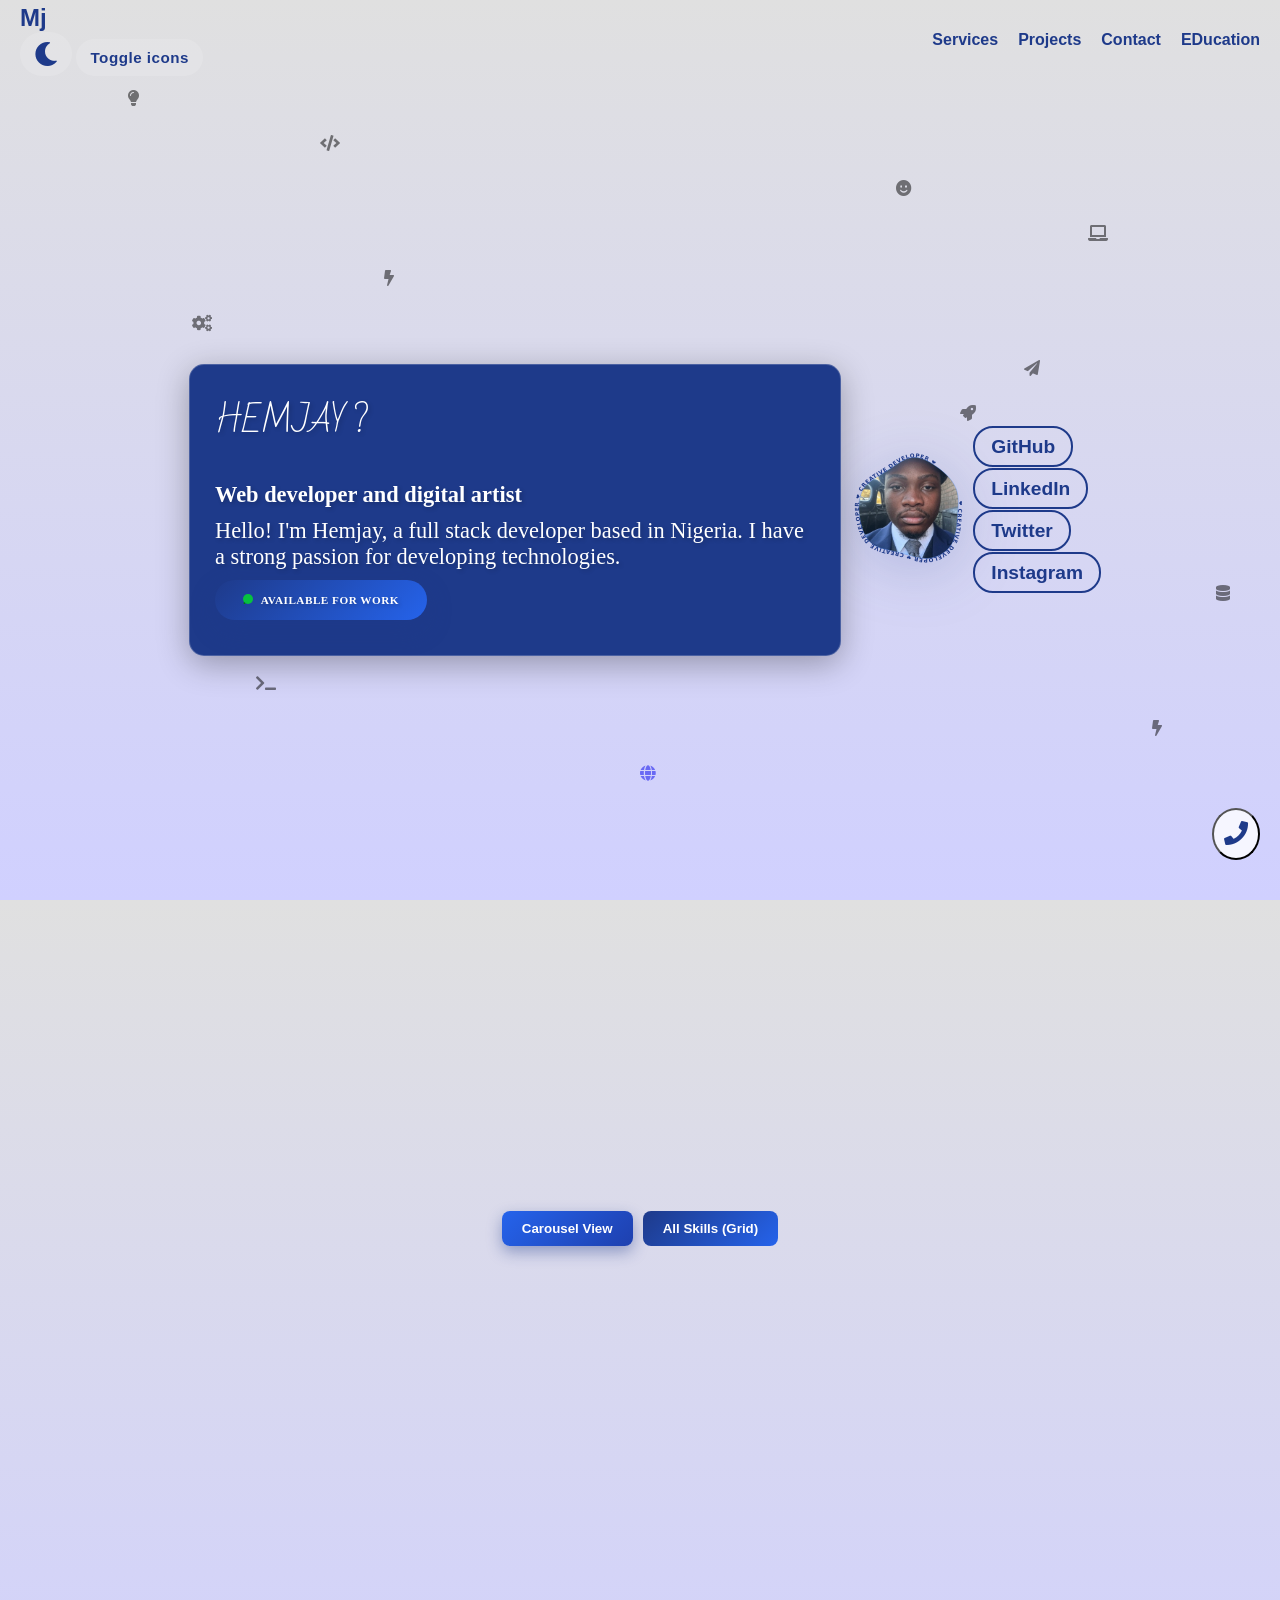
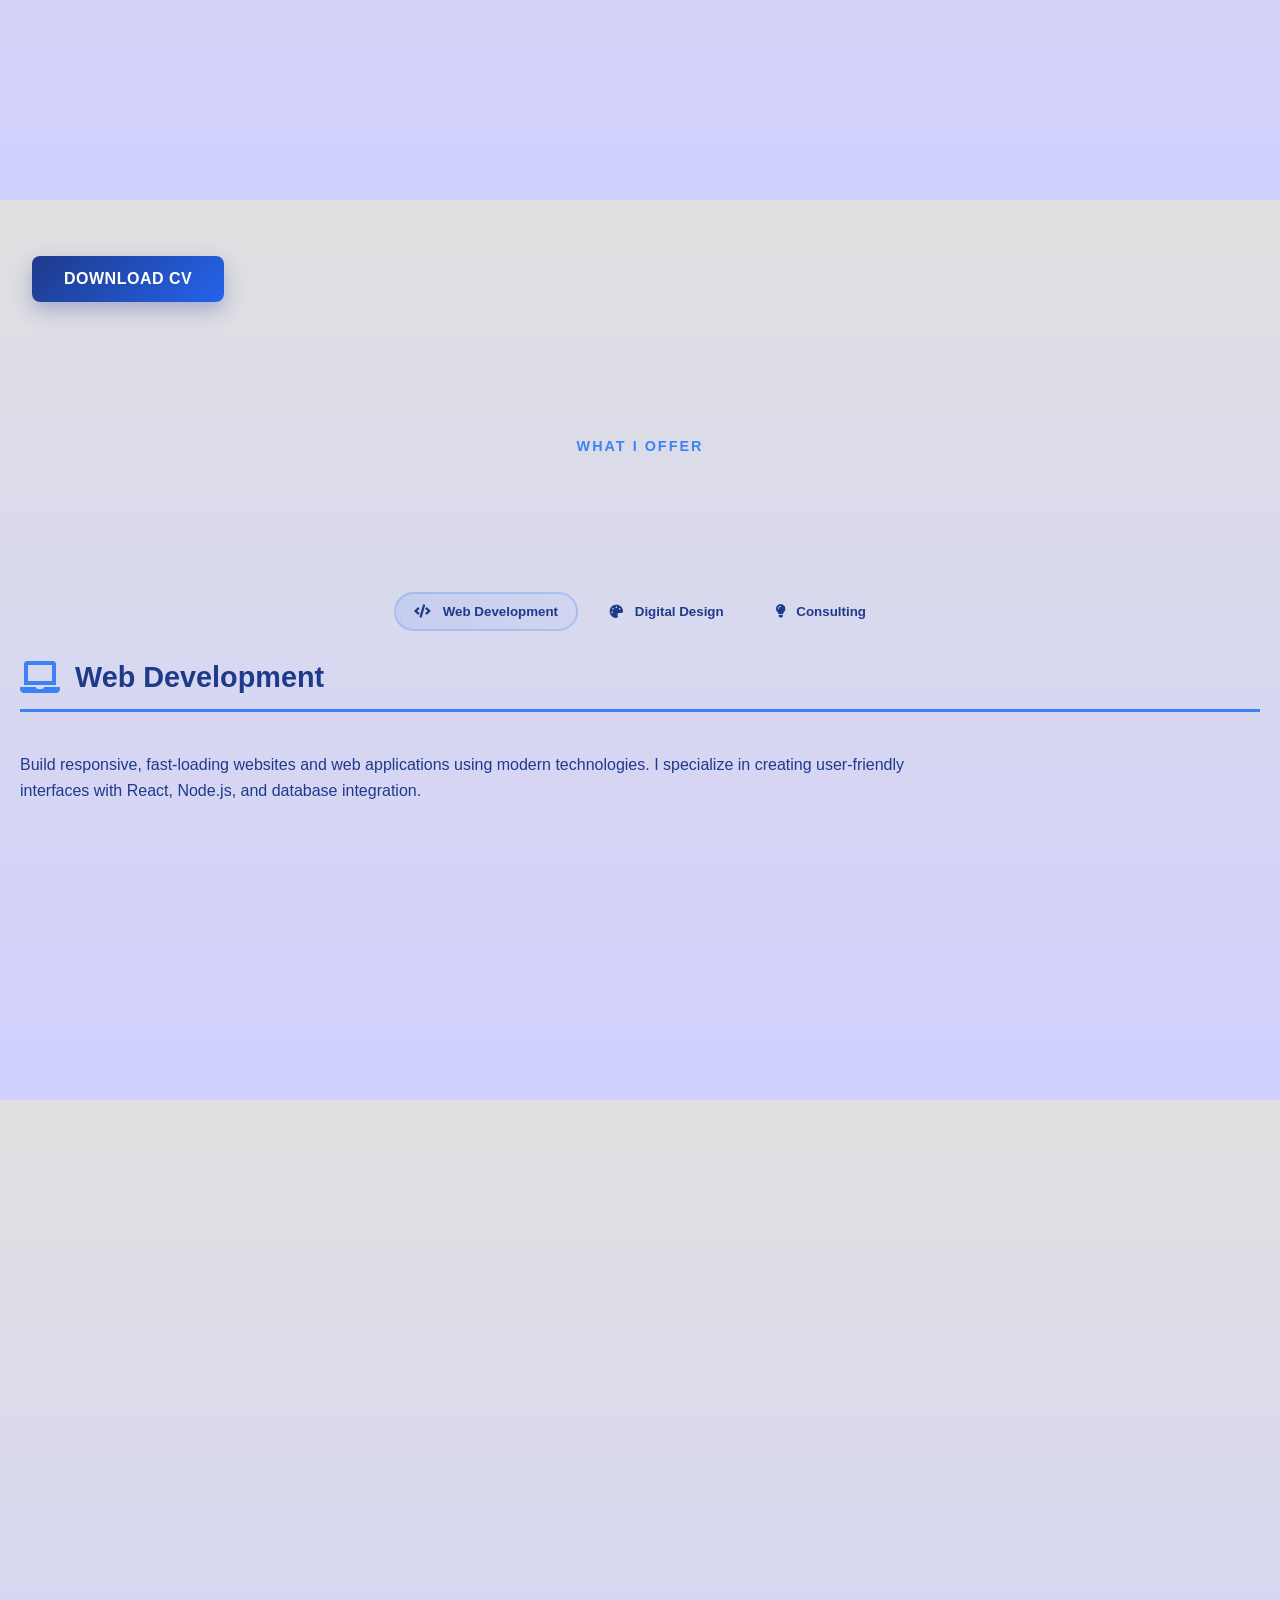
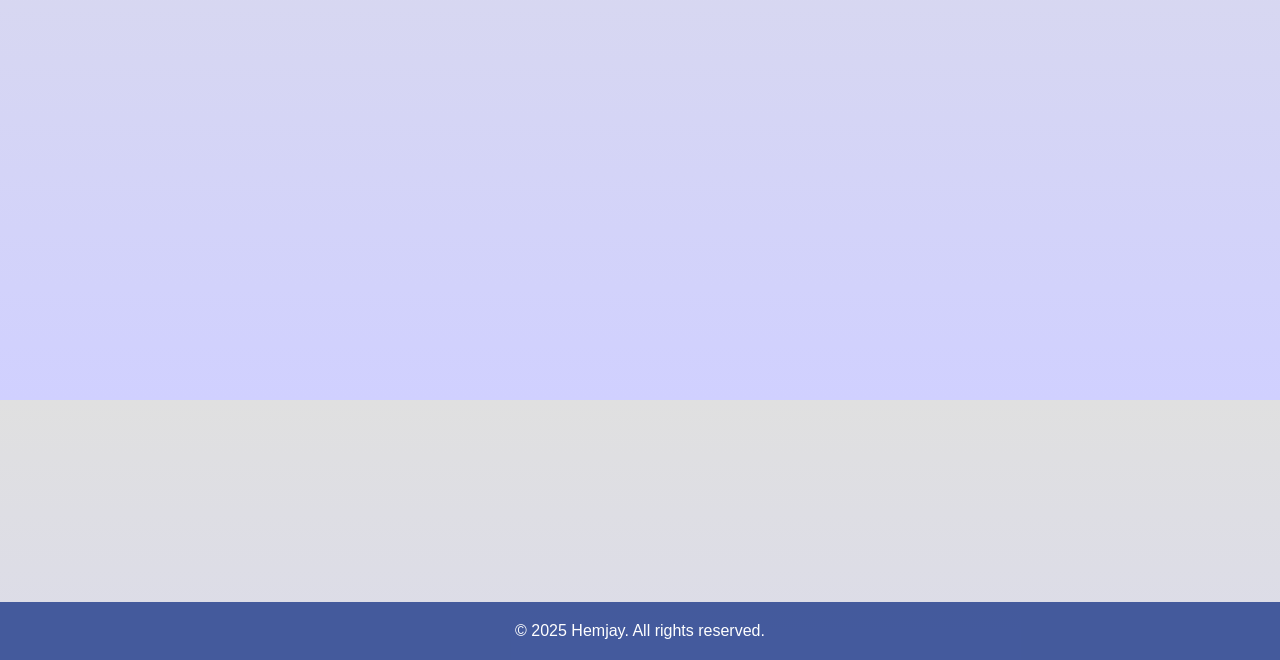
<file: index.html>
<!DOCTYPE html>
<html lang="en">

<head>
    <meta charset="UTF-8">
    <meta name="viewport" content="width=device-width, initial-scale=1.0">
    <title>Hemjay.Dev</title>
    <link rel="stylesheet" href="styles.css">
    <link rel="stylesheet" href="https://cdnjs.cloudflare.com/ajax/libs/font-awesome/5.15.4/css/all.min.css">
    <link rel="preconnect" href="https://fonts.googleapis.com">
    <link rel="preconnect" href="https://fonts.gstatic.com" crossorigin>
    <link
        href="https://fonts.googleapis.com/css2?family=Bad+Script&family=Dancing+Script:wght@400..700&family=Marck+Script&family=Tangerine:wght@400;700&display=swap"
        rel="stylesheet">
</head>

<body>
    <div class="container" id="home">

        <div class="icons">

            <div class="icon" style="top: 10%; left: 10%;"><i class="fas fa-lightbulb"></i></div>
            <div class="icon" style="top: 20%; left: 70%;"><i class="fas fa-smile"></i></div>
            <div class="icon" style="top: 30%; left: 30%;"><i class="fas fa-bolt"></i></div>
            <div class="icon" style="top: 40%; left: 80%;"><i class="fas fa-paper-plane"></i></div>
            <div class="icon" style="top: 50%; left: 20%;"><i class="fas fa-lightbulb"></i></div>
            <div class="icon" style="top: 60%; left: 60%;"><i class="fas fa-smile"></i></div>
            <div class="icon" style="top: 70%; left: 40%;"><i class="fas fa-paper-plane"></i></div>
            <div class="icon" style="top: 80%; left: 90%;"><i class="fas fa-bolt"></i></div>
            <div class="icon" style="top: 15%; left: 25%;"><i class="fas fa-code"></i></div>
            <div class="icon" style="top: 25%; left: 85%;"><i class="fas fa-laptop"></i></div>
            <div class="icon" style="top: 35%; left: 15%;"><i class="fas fa-cogs"></i></div>
            <div class="icon" style="top: 45%; left: 75%;"><i class="fas fa-rocket"></i></div>
            <div class="icon" style="top: 55%; left: 35%;"><i class="fas fa-cloud"></i></div>
            <div class="icon" style="top: 65%; left: 95%;"><i class="fas fa-database"></i></div>
            <div class="icon" style="top: 75%; left: 20%;"><i class="fas fa-terminal"></i></div>
            <a href="https://www.google.com/search?q=osogbo&oq=osogbo&gs_lcrp=EgZjaHJvbWUyBggAEEUYOTIKCAEQLhixAxiABDIMCAIQIxgnGIAEGIoFMgcIAxAAGIAEMgcIBBAAGIAEMgYIBRBFGD0yBggGEEUYPTIGCAcQRRg90gEIMzMwOWowajeoAgCwAgA&sourceid=chrome&ie=UTF-8"
                target="_blank" rel="noopener noreferrer">
                <div class="icon" style="top: 85%; left: 50%;"><i class="fas fa-globe"></i></div>
            </a>
        </div>

    </div>



    <header>
        <nav class="nav-menu">
            <div>
            <div class="nav-logo">Mj</div>
            <button class="theme-toggle" type="button" onclick="toggleTheme()" aria-label="Toggle theme"><i class="fas fa-moon"></i></button>
            <button class="icon-toggle-button" type="button" onclick="iconDisable('visible')">Toggle icons</button>
            </div>
            <button class="hamburger" type="button" aria-label="Open navigation"><i class="fas fa-bars"></i></button>
            <div class="nav-links">
              
                <a href="#services">Services</a>
                <div class="dropd-menu">
                    <span><a href="#projects">Projects</a></span>
                    <span><a href="projects.html#testimonials">Testimonials</a></span>
                </div>
                <a href="#contact">Contact</a>
                  <div class="dropd-menu">
                      <span><a href="timeline.html">EDucation </a></span>
                      <span><a href="timeline.html">Experience </a></span>
                     
            </div>
        </nav>
    </header>






    <main>
        <section class="section-about" id="about">
        <div class="text" id="animatedText">

            <div class="mt">
                <span>H</span><span>E</span><span>M</span><span>J</span><span>A</span><span>Y</span>
                <span class="question-mark">?</span>
            </div>

            <div class="md">
                <h4>Web developer and digital artist</h4>
                <p>Hello! I'm Hemjay, a full stack developer based in Nigeria. I have a strong passion for developing
                    technologies.</p>
                <a href="#contact" class="availability-btn">
                    <span class="status-dot">.</span> Available for work
                </a>
            </div>

        </div>

        <div class="content">
            <div class="blob-container">
                <svg viewBox="0 0 200 200" xmlns="http://www.w3.org/2000/svg" aria-labelledby="t">
                    <defs>
                        <pattern id="imgFill" patternUnits="objectBoundingBox" width="1" height="1">
                            <image href="" x="0" y="0" width="200" height="200"
                                preserveAspectRatio="xMidYMid slice" />
                        </pattern>
                    </defs>
                    <clipPath id="blobClip">
                        <path
                            d="M43.1,-68.5C56.2,-58.6,67.5,-47.3,72.3,-33.9C77.2,-20.5,75.5,-4.9,74.2,11.3C72.9,27.6,71.9,44.5,63.8,57.2C55.7,69.8,40.6,78.2,25.5,79.2C10.4,80.1,-4.7,73.6,-20.9,69.6C-37.1,65.5,-54.5,63.9,-66,54.8C-77.5,45.8,-83.2,29.3,-85.7,12.3C-88.3,-4.8,-87.7,-22.3,-79.6,-34.8C-71.5,-47.3,-55.8,-54.9,-41.3,-64.2C-26.7,-73.6,-13.4,-84.7,0.8,-86C15,-87.2,29.9,-78.5,43.1,-68.5Z"
                            transform="translate(100 100)" />
                    </clipPath>
                    <image href="projectfolder/IMG_1185.jpeg" width="200" height="200" preserveAspectRatio="xMidYMid slice"
                        clip-path="url(#blobClip)" />
                    <path class="blob"
                        d="M43.1,-68.5C56.2,-58.6,67.5,-47.3,72.3,-33.9C77.2,-20.5,75.5,-4.9,74.2,11.3C72.9,27.6,71.9,44.5,63.8,57.2C55.7,69.8,40.6,78.2,25.5,79.2C10.4,80.1,-4.7,73.6,-20.9,69.6C-37.1,65.5,-54.5,63.9,-66,54.8C-77.5,45.8,-83.2,29.3,-85.7,12.3C-88.3,-4.8,-87.7,-22.3,-79.6,-34.8C-71.5,-47.3,-55.8,-54.9,-41.3,-64.2C-26.7,-73.6,-13.4,-84.7,0.8,-86C15,-87.2,29.9,-78.5,43.1,-68.5Z"
                        transform="translate(100 100)" fill="url(#imgFill)" />
                    <path id="text"
                        d="M43.1,-68.5C56.2,-58.6,67.5,-47.3,72.3,-33.9C77.2,-20.5,75.5,-4.9,74.2,11.3C72.9,27.6,71.9,44.5,63.8,57.2C55.7,69.8,40.6,78.2,25.5,79.2C10.4,80.1,-4.7,73.6,-20.9,69.6C-37.1,65.5,-54.5,63.9,-66,54.8C-77.5,45.8,-83.2,29.3,-85.7,12.3C-88.3,-4.8,-87.7,-22.3,-79.6,-34.8C-71.5,-47.3,-55.8,-54.9,-41.3,-64.2C-26.7,-73.6,-13.4,-84.7,0.8,-86C15,-87.2,29.9,-78.5,43.1,-68.5Z"
                        transform="translate(100 100)" fill="none" stroke="none" pathLength="100" />
                    <text class="text-content">
                        <textPath href="#text" startOffset="0%">❤ CREATIVE DEVELOPER ❤ CREATIVE DEVELOPER ❤ CREATIVE
                            DEVELOPER ❤
                            <animate attributeName="startOffset" from="0%" to="100%" dur="15s"
                                repeatCount="indefinite" />
                        </textPath>
                        <textPath href="#text" startOffset="100%">❤ CREATIVE DEVELOPER ❤ CREATIVE DEVELOPER ❤ CREATIVE
                            DEVELOPER ❤
                            <animate attributeName="startOffset" from="-100%" to="0%" dur="15s"
                                repeatCount="indefinite" />
                        </textPath>
                    </text>
                </svg>
            <!-- </div> -->


            <div>
                <ul class="social-links-list">
                    <li><a href="https://github.com" target="_blank" rel="noopener noreferrer">GitHub</a></li>
                    <li><a href="https://linkedin.com" target="_blank" rel="noopener noreferrer">LinkedIn</a></li>
                    <li><a href="https://twitter.com" target="_blank" rel="noopener noreferrer">Twitter</a></li>
                    <li><a href="https://instagram.com" target="_blank" rel="noopener noreferrer">Instagram</a></li>
                </ul>
            </div>
        </div>
    </section>

    <section id="skills" class="skills-section">
        <h2 class="section-title">WHAT I DO</h2>
        <h1 class="section-heading">SKILLS</h1>
        
        <div class="skills-view-toggle">
            <button class="view-toggle-btn active" data-view="carousel" type="button" onclick="toggleSkillsView('carousel')">Carousel View</button>
            <button class="view-toggle-btn" data-view="grid" type="button" onclick="toggleSkillsView('grid')">All Skills (Grid)</button>
        </div>

        <div class="skills-scroll carousel-view" id="skillsCarousel">
            <div class="skill-card">
                <h3>HTML</h3>
                <p>Proficient in semantic HTML5, creating accessible, SEO-friendly structures for responsive web
                    applications.</p>
            </div>
            <div class="skill-card">
                <h3>CSS</h3>
                <p>Expert in CSS3, including Flexbox, Grid, animations, and frameworks like Tailwind for responsive
                    design.</p>
            </div>
            <div class="skill-card">
                <h3>JavaScript</h3>
                <p>Advanced knowledge of ES6+, handling DOM manipulation, asynchronous programming, and modern
                    frameworks.</p>
            </div>

            <div class="skill-card">
                <h3>Vite</h3>
                <p>Experienced in building and deploying fast, scalable React applications using Vite and Netlify.</p>
            </div>
            <div class="skill-card">
                <h3>React</h3>
                <p>Proficient in building dynamic, component-based UIs with React, including hooks and state management.
                </p>
            </div>
            <div class="skill-card">
                <h3>Node.js</h3>
                <p>Capable of developing server-side applications and APIs using Node.js with Express for scalable
                    systems.</p>
            </div>
            <div class="skill-card">
                <h3>MongoDB</h3>
                <p>Proficient in NoSQL database management with MongoDB, handling unstructured data for scalable
                    systems.</p>
            </div>
            <div class="skill-card">
                <h3>GraphQL</h3>
                <p>Experienced in building and querying GraphQL APIs for efficient data retrieval in modern
                    applications.</p>
            </div>

        </div>

        <div class="skills-grid-view grid-view hidden" id="skillsGrid"></div>

        <h2 class="section-title" style="margin: 70px;">MORE SKILLS</h2>

        <div class="skills-scroll carousel-view" id="skillsCarousel2">
            <div class="skill-card">
                <h3>PHOTOSHOP</h3>
                <p>Skilled in Photoshop for image editing, graphic design, and creating visual assets for web and print.
                </p>
            </div>
            <div class="skill-card">
                <h3>Cloud Deployment</h3>
                <p>Experienced in hosting and managing applications on platforms like Netlify, Vercel, and GitHub Pages.
                </p>
            </div>
            <div class="skill-card">
                <h3>API Architecture</h3>
                <p>Testing and documenting RESTful endpoints with Postman to ensure seamless data communication.</p>
            </div>
            <div class="skill-card">
                <h3>UI/UX Inspection</h3>
                <p>Translating professional designs from Figma into pixel-perfect, responsive code.</p>
            </div>
            <div class="skill-card">
                <h3>Technical Documentation</h3>
                <p>Using Markdown to create comprehensive READMEs and project guides for better collaboration.</p>
            </div>
            <div class="skill-card">
                <h3>Browser Engineering</h3>
                <p>Leveraging Chrome DevTools for advanced debugging, performance audits, and real-time optimization.
                </p>
            </div>

            <div class="skill-card">
                <h3>Docker</h3>
                <p>Capable of containerizing applications with Docker for consistent development and deployment
                    environments.</p>
            </div>
            <div class="skill-card">
                <h3>Git</h3>
                <p>Expert in version control with Git, managing codebases, and collaborating via platforms like GitHub.
                </p>
            </div>
            <div class="skill-card">
                <h3>Webpack</h3>
                <p>Experienced in module bundling with Webpack for optimizing and managing front-end assets.</p>
            </div>
            <div class="skill-card">
                <h3>AWS</h3>
                <p>Familiar with AWS services like EC2, S3, and Lambda for cloud-based application deployment.</p>
            </div>
            <div class="skill-card">
                <h3>Jest</h3>
                <p>Skilled in unit and integration testing with Jest to ensure robust, error-free JavaScript
                    applications.</p>
            </div>
        </div>
        
        <div class="skills-grid-view grid-view hidden" id="skillsGrid2"></div>
        
        <a href="hemjay_cv.pdf" download class="cv-button">Download CV</a>
    </section>


    <section id="services" class="services-section">
        <h2 class="section-title">WHAT I OFFER</h2>
        <h1 class="section-heading">SERVICES</h1>

        <div class="service-tabs">
            <div class="tab-buttons">
                <button class="tab-button active" onclick="switchTab(event, 'web-dev')">
                    <i class="fas fa-code"></i> Web Development
                </button>
                <button class="tab-button" onclick="switchTab(event, 'design')">
                    <i class="fas fa-palette"></i> Digital Design
                </button>
                <button class="tab-button" onclick="switchTab(event, 'consulting')">
                    <i class="fas fa-lightbulb"></i> Consulting
                </button>
            </div>
        </div>

        <div id="web-dev" class="tab-content active">
            <div class="service-category">
                <h3 class="service-category-title"><i class="fas fa-laptop"></i> Web Development</h3>
                <div class="service-description">
                    <p>Build responsive, fast-loading websites and web applications using modern technologies. I
                        specialize in creating user-friendly interfaces with React, Node.js, and database integration.
                    </p>
                </div>
            </div>
        </div>

        <div id="design" class="tab-content">
            <div class="service-category">
                <h3 class="service-category-title"><i class="fas fa-paint-brush"></i> Digital Design</h3>
                <div class="service-description">
                    <p>Create stunning digital designs and animations that engage users. From UI/UX design to
                        interactive animations, I help bring your vision to life with creative visual solutions.</p>
                </div>
            </div>
        </div>

        <div id="consulting" class="tab-content">
            <div class="service-category">
                <h3 class="service-category-title"><i class="fas fa-chart-line"></i> Tech Consulting</h3>
                <div class="service-description">
                    <p>Guide your project with expert technical advice. I help choose the right tech stack, optimize
                        performance, and implement best practices for scalable applications.</p>
                </div>
            </div>
        </div>
    </section>


    <section class="section-projects" id="projects">
        <h4>WHAT I HAVE DONE SO FAR</h4>
        <h2>RECENT PROJECTS</h2>

        <div id="recent-projects-list" class="project-card-container normal">
        </div>

        <div style="text-align: center; margin-top: 40px;">
            <a href="projects.html" class="cv-button" style="display: inline-block; margin: 0;">View All Projects</a>
        </div>
    </section>

    <section id="contact" class="section-contact">
        <h4>GET IN TOUCH</h4>
        <h2>CONTACT ME</h2>
        <p style="max-width:720px; margin:12px auto; text-align:center;">Have a project or question? Click the button
            below to open the contact form.</p>
        <div style="text-align:center; margin-top:12px;">
            <a href="#contact" class="cv-button" style="display:inline-block; padding:10px 18px;">Open Contact Form</a>
        </div>
    </section>
    </main>
    <div class="contact-popup" id="contactPopup">
        <span class="close-popup"><i class="fas fa-times"></i></span>
        <h3>Contact Me</h3>
        <form>
            <input type="text" placeholder="First Name" required>
            <input type="text" placeholder="Last Name" required>
            <input type="email" placeholder="Email" required>
            <textarea placeholder="Your Message" required></textarea>
            <button type="submit">Send Message</button>
        </form>
        <div class="popup-social-links">
            <p>Or find me on</p>
            <div class="social-links popup-links">
                <a href="https://github.com" target="_blank" rel="noopener noreferrer" aria-label="GitHub"><i
                        class="fab fa-github"></i></a>
                <a href="https://linkedin.com" target="_blank" rel="noopener noreferrer" aria-label="LinkedIn"><i
                        class="fab fa-linkedin"></i></a>
                <a href="https://twitter.com" target="_blank" rel="noopener noreferrer" aria-label="Twitter"><i
                        class="fab fa-twitter"></i></a>
                <a href="https://instagram.com" target="_blank" rel="noopener noreferrer" aria-label="Instagram"><i
                        class="fab fa-instagram"></i></a>
            </div>
        </div>
    </div>
    <!-- Floating phone button (click to open contact popup) -->
    <button id="phoneButton" class="phone-button" aria-label="Open contact form" title="Contact">
        <i class="fas fa-phone"></i>
    </button>

    <div id="caseStudyModal" class="contact-popup" style="width: 80%; max-width: 800px; height: auto;">
        <span class="close-popup" id="closeCaseStudy"><i class="fas fa-times"></i></span>
        <div id="caseStudyContent" style="padding: 20px; overflow-y: auto; max-height: 80vh;">
        </div>
    </div>

    <footer>
        <p>&copy; 2025 Hemjay. All rights reserved.</p>
    </footer>
    <script src="script.js"></script>
</body>

</html>
</file>
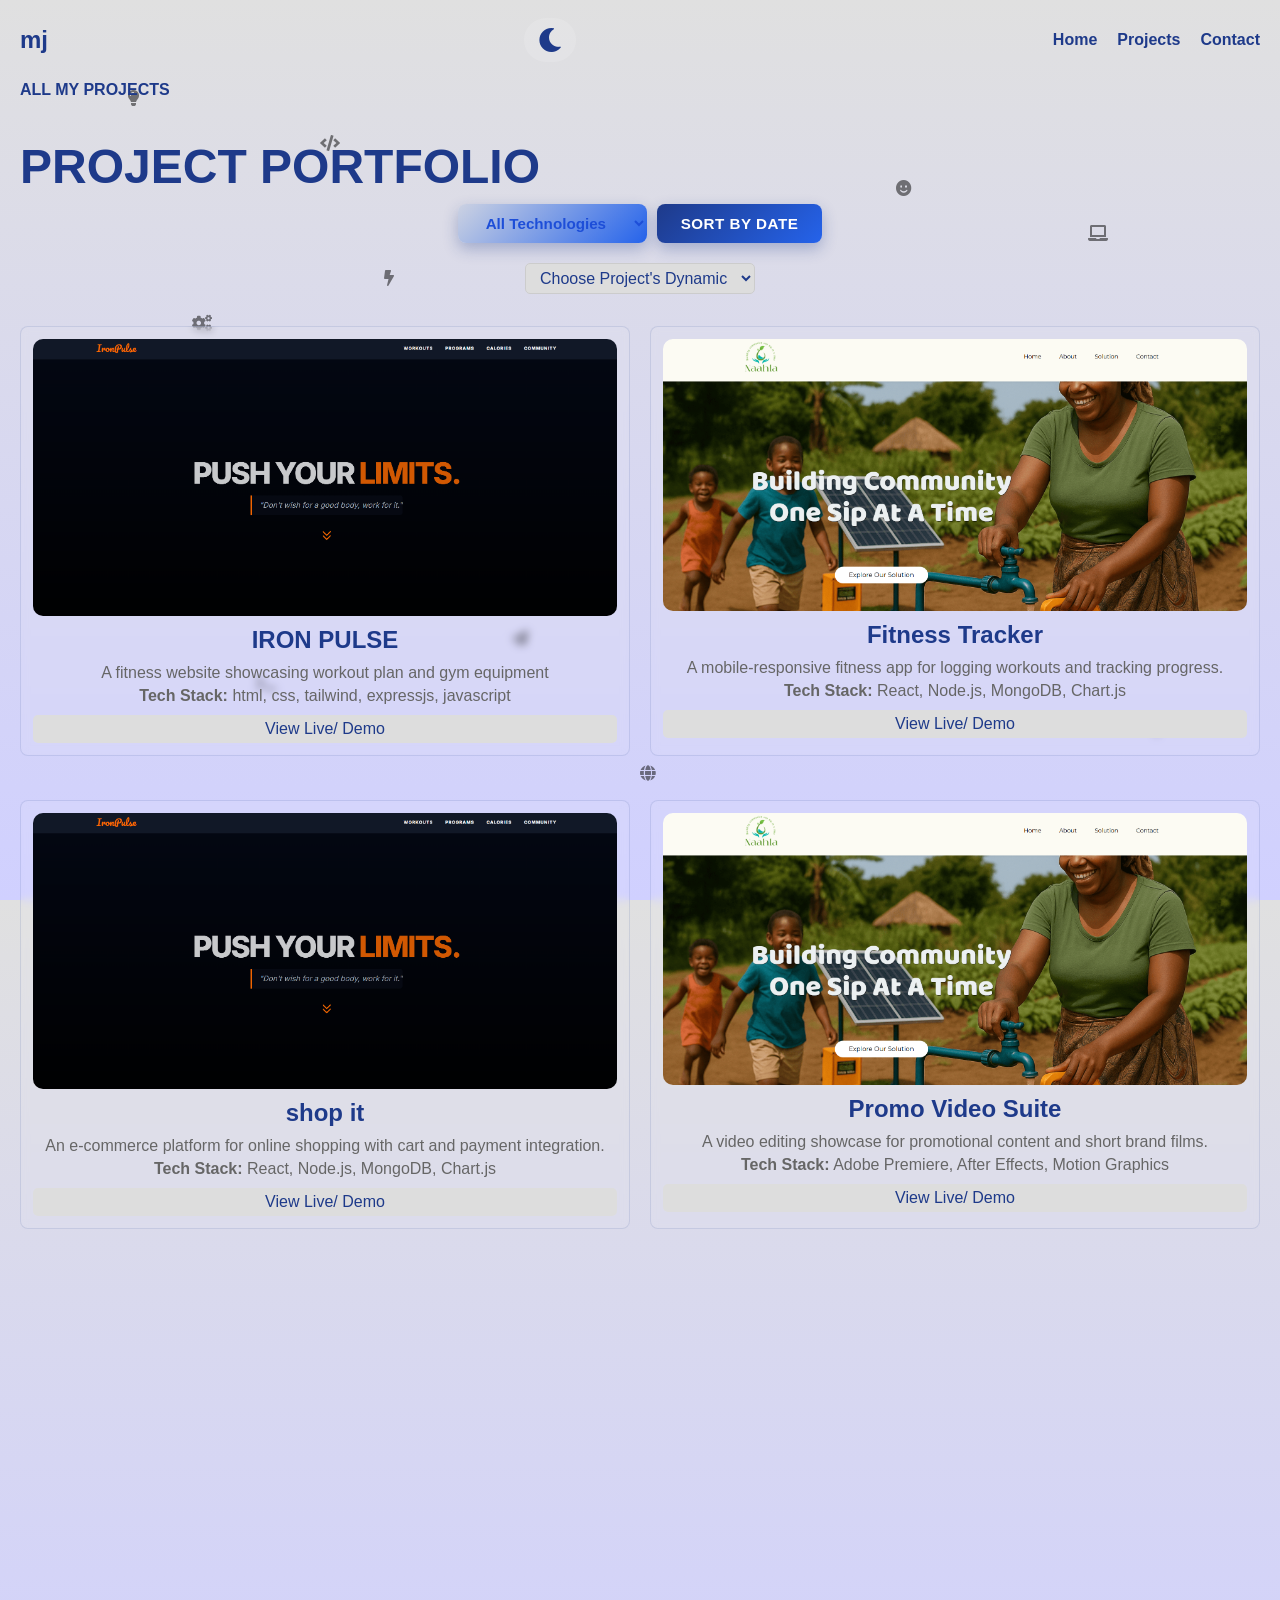
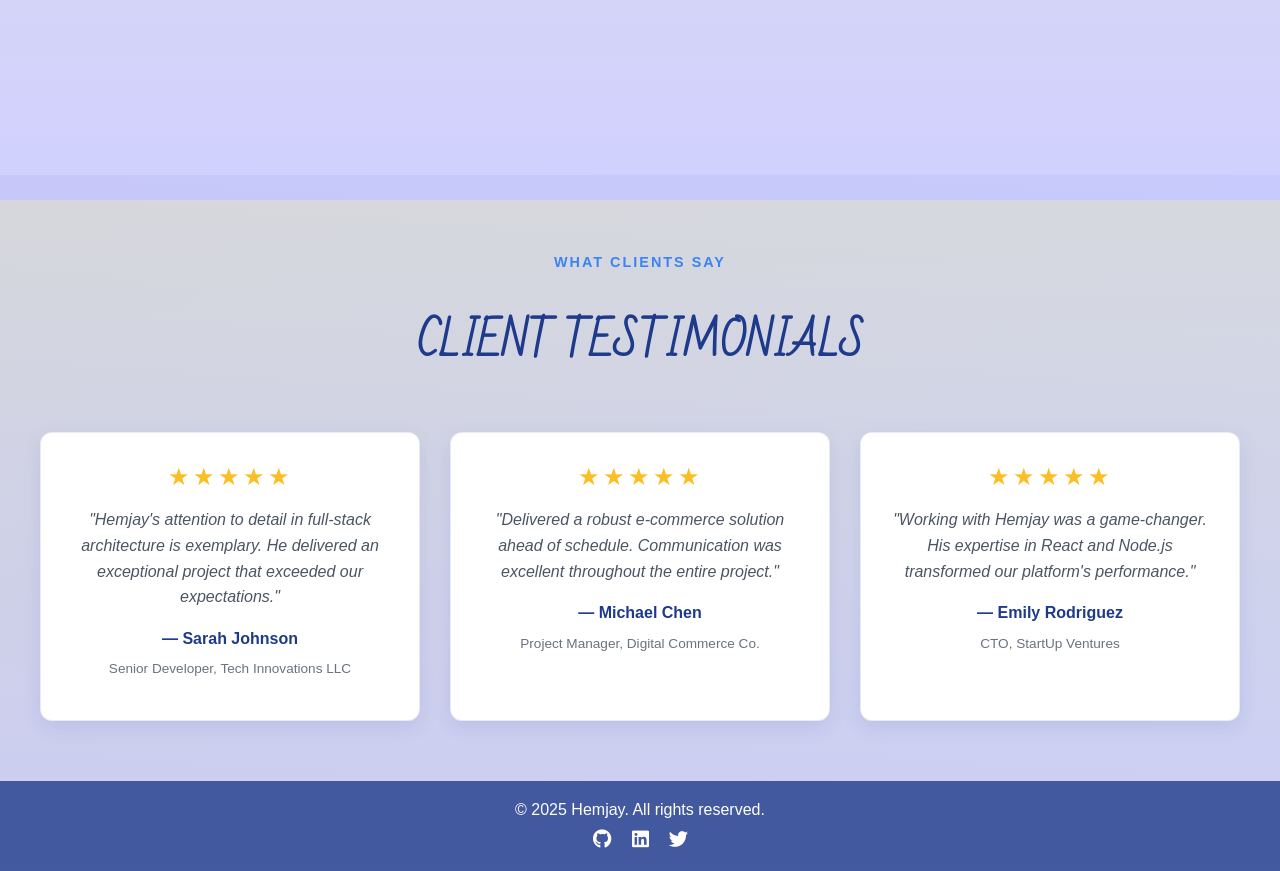
<file: projects.html>
<!DOCTYPE html>
<html lang="en">

<head>
    <meta charset="UTF-8">
    <meta name="viewport" content="width=device-width, initial-scale=1.0">
    <title>Projects - Hemjay.Dev</title>
    <link rel="stylesheet" href="styles.css">
    <link rel="stylesheet" href="https://cdnjs.cloudflare.com/ajax/libs/font-awesome/5.15.4/css/all.min.css">
    <link rel="preconnect" href="https://fonts.googleapis.com">
    <link rel="preconnect" href="https://fonts.gstatic.com" crossorigin>
    <link href="https://fonts.googleapis.com/css2?family=Bad+Script&family=Dancing+Script:wght@400..700&family=Marck+Script&family=Tangerine:wght@400;700&display=swap" rel="stylesheet">
</head>

<body class="project-page">
    <div class="container" id="home">
        <div class="icons">
            <div class="icon" style="top: 10%; left: 10%;"><i class="fas fa-lightbulb"></i></div>
            <div class="icon" style="top: 20%; left: 70%;"><i class="fas fa-smile"></i></div>
            <div class="icon" style="top: 30%; left: 30%;"><i class="fas fa-bolt"></i></div>
            <div class="icon" style="top: 40%; left: 80%;"><i class="fas fa-paper-plane"></i></div>
            <div class="icon" style="top: 50%; left: 20%;"><i class="fas fa-lightbulb"></i></div>
            <div class="icon" style="top: 60%; left: 60%;"><i class="fas fa-smile"></i></div>
            <div class="icon" style="top: 70%; left: 40%;"><i class="fas fa-paper-plane"></i></div>
            <div class="icon" style="top: 80%; left: 90%;"><i class="fas fa-bolt"></i></div>
            <div class="icon" style="top: 15%; left: 25%;"><i class="fas fa-code"></i></div>
            <div class="icon" style="top: 25%; left: 85%;"><i class="fas fa-laptop"></i></div>
            <div class="icon" style="top: 35%; left: 15%;"><i class="fas fa-cogs"></i></div>
            <div class="icon" style="top: 45%; left: 75%;"><i class="fas fa-rocket"></i></div>
            <div class="icon" style="top: 55%; left: 35%;"><i class="fas fa-cloud"></i></div>
            <div class="icon" style="top: 65%; left: 95%;"><i class="fas fa-database"></i></div>
            <div class="icon" style="top: 75%; left: 20%;"><i class="fas fa-terminal"></i></div>
            <div class="icon" style="top: 85%; left: 50%;"><i class="fas fa-globe"></i></div>
        </div>
    </div>

    <header>
        <nav class="nav-menu">
            <div class="nav-logo">mj</div>
            <button class="theme-toggle" onclick="toggleTheme()"><i class="fas fa-moon"></i></button>
            <div class="hamburger"><i class="fas fa-bars"></i></div>
            <div class="nav-links">
                <a href="index.html">Home</a>
               <div class="dropd-menu">
                    <span><a href="#projects">Projects</a></span>
                    <span><a href="projects.html#testimonials">Testimonials</a></span>
                </div>
                <a href="index.html#contact">Contact</a>
            </div>
        </nav>
    </header>

    <main>
        <section class="section-projects" id="projects">
        <h4>ALL MY PROJECTS</h4>
        <h2>PROJECT PORTFOLIO</h2>
        <div class="project-filters">
            <select class="filter-select" onchange="filterProjects(this.value)">
                <option value="all" selected>All Technologies</option>
                <option value="react">React</option>
                <option value="nodejs">Node.js</option>
                <option value="python">Python</option>
                <option value="typescript">TypeScript</option>
            </select>
            <button class="sort-button" onclick="sortProjects('date')">Sort by Date</button>
        </div>
        <div class="project-controls">
            <select class="project-select" onchange="toggleProjects(this.value)">
                <option value="" disabled selected>Choose Project's Dynamic</option>
                <option value="normal">Normal View</option>
                <option value="list">List View</option>
                <option value="grid">Grid View</option>
            </select>
        </div>
<!-- 
        <div class="project-tabs">
            <button class="project-tab active" type="button" data-category="all" onclick="setProjectCategory('all')">All</button>
            <button class="project-tab" type="button" data-category="web" onclick="setProjectCategory('web')">Web Dev</button>
            <button class="project-tab" type="button" data-category="video" onclick="setProjectCategory('video')">Video Editing</button>
            <button class="project-tab" type="button" data-category="photoshop" onclick="setProjectCategory('photoshop')">Photoshop</button>
            <button class="project-tab" type="button" data-category="design" onclick="setProjectCategory('design')">Design</button>
        </div> -->

        <div id="all-projects-list" class="project-card-container normal">
           
        </div>
    </section>

    <div id="caseStudyModal" class="contact-popup" style="width: 80%; max-width: 800px; height: auto;">
        <span class="close-popup" id="closeCaseStudy"><i class="fas fa-times"></i></span>
        <div id="caseStudyContent" style="padding: 20px; overflow-y: auto; max-height: 80vh;">
        </div>
    </div>









     <section class="testimonials-section" id="testimonials">
        <h4>WHAT CLIENTS SAY</h4>
        <h2>CLIENT TESTIMONIALS</h2>
        <div class="testimonials-grid">
            <div class="testimonial-card">
                <div class="star-rating">★★★★★</div>
                <p class="testimonial-text">"Hemjay's attention to detail in full-stack architecture is exemplary. He delivered an exceptional project that exceeded our expectations."</p>
                <p class="testimonial-author">— Sarah Johnson</p>
                <p class="testimonial-company">Senior Developer, Tech Innovations LLC</p>
            </div>
            <div class="testimonial-card">
                <div class="star-rating">★★★★★</div>
                <p class="testimonial-text">"Delivered a robust e-commerce solution ahead of schedule. Communication was excellent throughout the entire project."</p>
                <p class="testimonial-author">— Michael Chen</p>
                <p class="testimonial-company">Project Manager, Digital Commerce Co.</p>
            </div>
            <div class="testimonial-card">
                <div class="star-rating">★★★★★</div>
                <p class="testimonial-text">"Working with Hemjay was a game-changer. His expertise in React and Node.js transformed our platform's performance."</p>
                <p class="testimonial-author">— Emily Rodriguez</p>
                <p class="testimonial-company">CTO, StartUp Ventures</p>
            </div>
        </div>
    </section>
    </main>

    <footer>
        <p>&copy; 2025 Hemjay. All rights reserved.</p>
        <div class="social-links">
            <a href="https://github.com" target="_blank"><i class="fab fa-github"></i></a>
            <a href="https://linkedin.com" target="_blank"><i class="fab fa-linkedin"></i></a>
            <a href="https://twitter.com" target="_blank"><i class="fab fa-twitter"></i></a>
        </div>
    </footer>

    <script src="script.js"></script>
</body>

</html>
</file>
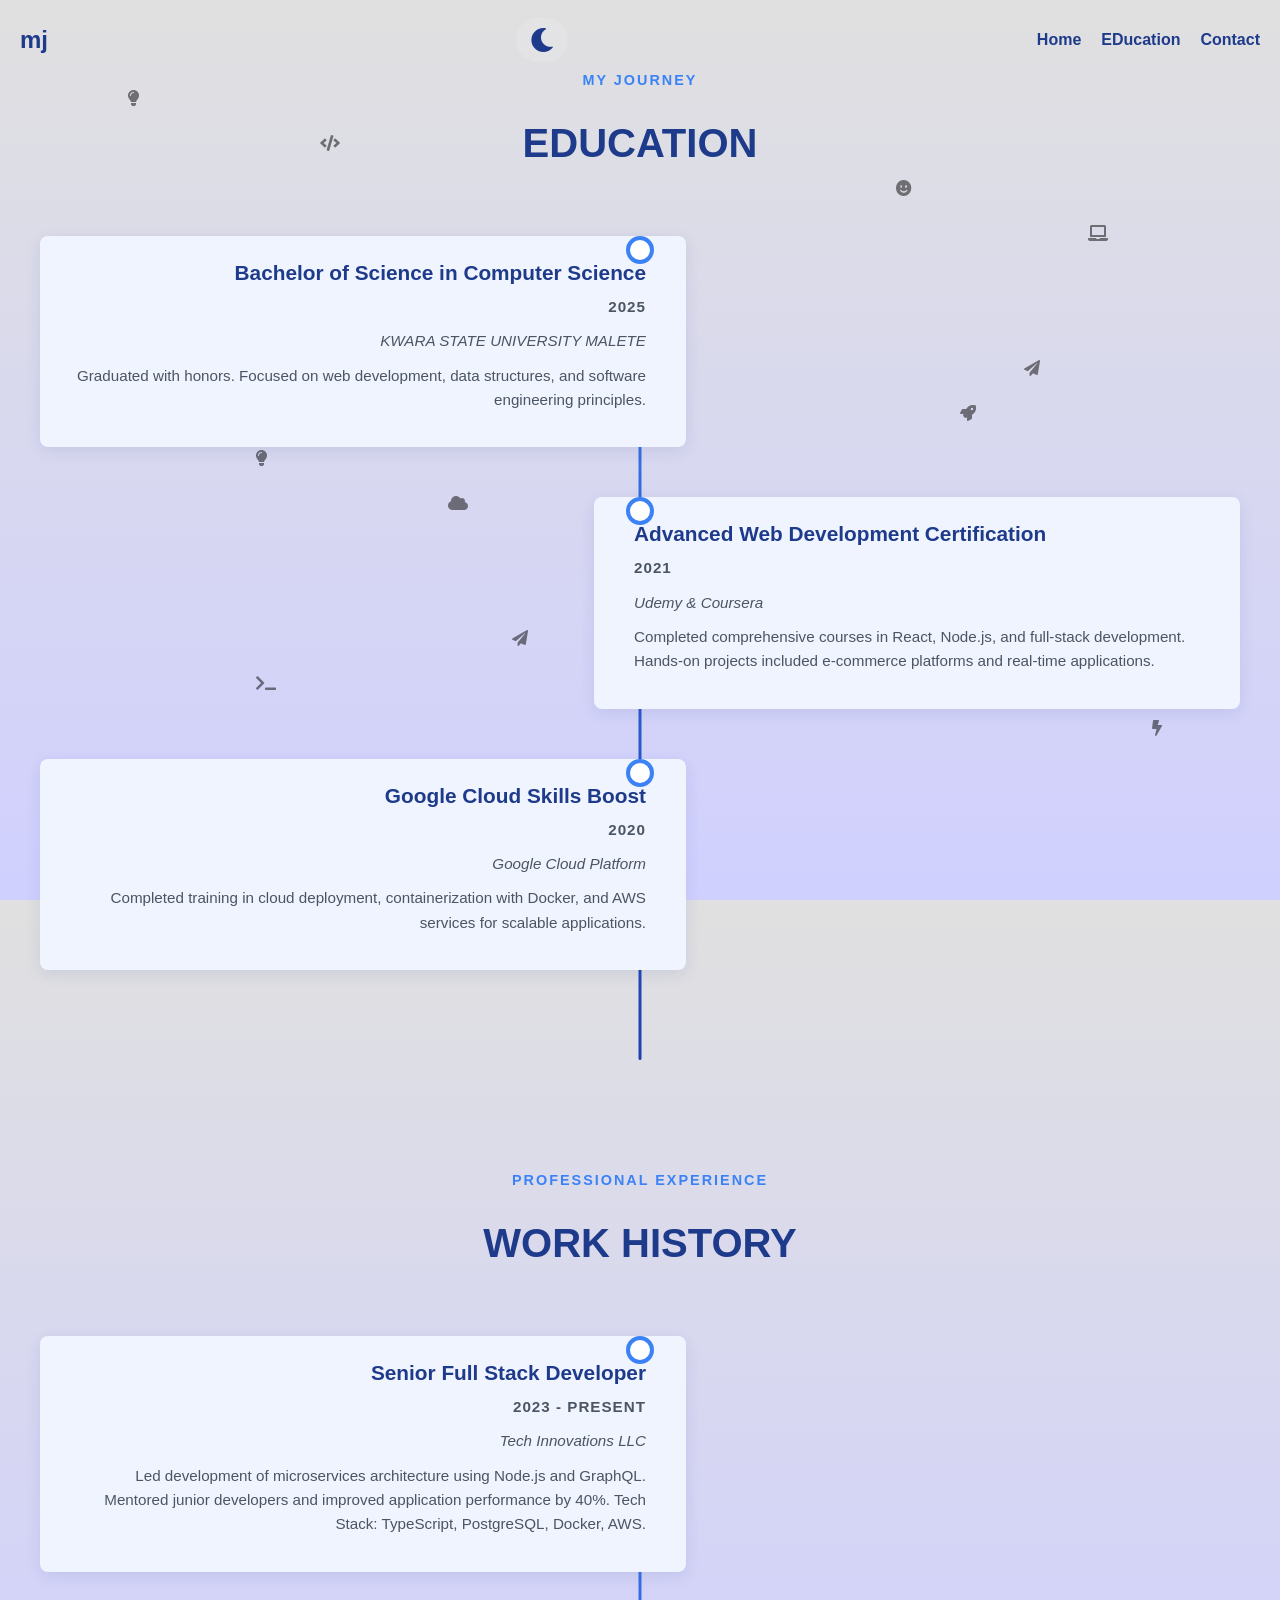
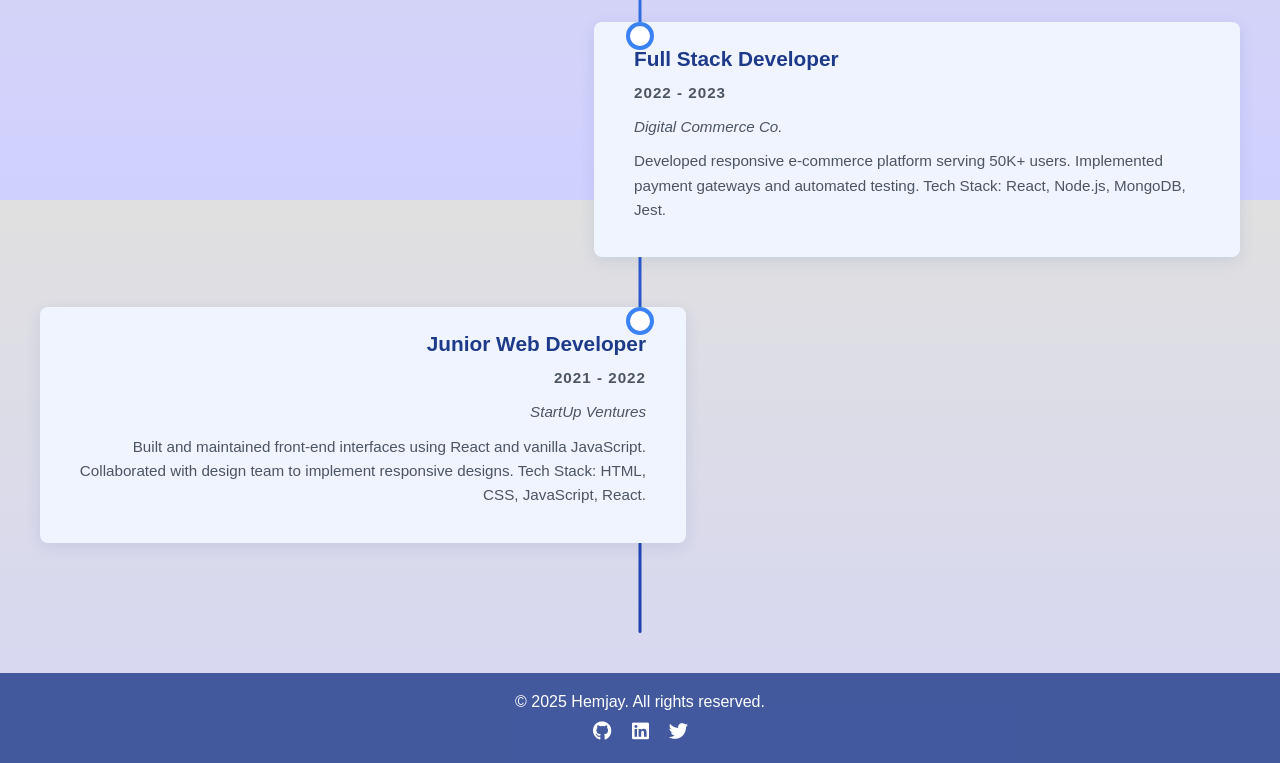
<file: timeline.html>
<!DOCTYPE html>
<html lang="en">

<head>
    <meta charset="UTF-8">
    <meta name="viewport" content="width=device-width, initial-scale=1.0">
    <title>Timeline - Hemjay.Dev</title>
    <link rel="stylesheet" href="styles.css">
    <link rel="stylesheet" href="https://cdnjs.cloudflare.com/ajax/libs/font-awesome/5.15.4/css/all.min.css">
    <link rel="preconnect" href="https://fonts.googleapis.com">
    <link rel="preconnect" href="https://fonts.gstatic.com" crossorigin>
    <link href="https://fonts.googleapis.com/css2?family=Bad+Script&family=Dancing+Script:wght@400..700&family=Marck+Script&family=Tangerine:wght@400;700&display=swap" rel="stylesheet">
</head>

<body>
    <div class="container" id="home">
        <div class="icons">
            <div class="icon" style="top: 10%; left: 10%;"><i class="fas fa-lightbulb"></i></div>
            <div class="icon" style="top: 20%; left: 70%;"><i class="fas fa-smile"></i></div>
            <div class="icon" style="top: 30%; left: 30%;"><i class="fas fa-bolt"></i></div>
            <div class="icon" style="top: 40%; left: 80%;"><i class="fas fa-paper-plane"></i></div>
            <div class="icon" style="top: 50%; left: 20%;"><i class="fas fa-lightbulb"></i></div>
            <div class="icon" style="top: 60%; left: 60%;"><i class="fas fa-smile"></i></div>
            <div class="icon" style="top: 70%; left: 40%;"><i class="fas fa-paper-plane"></i></div>
            <div class="icon" style="top: 80%; left: 90%;"><i class="fas fa-bolt"></i></div>
            <div class="icon" style="top: 15%; left: 25%;"><i class="fas fa-code"></i></div>
            <div class="icon" style="top: 25%; left: 85%;"><i class="fas fa-laptop"></i></div>
            <div class="icon" style="top: 35%; left: 15%;"><i class="fas fa-cogs"></i></div>
            <div class="icon" style="top: 45%; left: 75%;"><i class="fas fa-rocket"></i></div>
            <div class="icon" style="top: 55%; left: 35%;"><i class="fas fa-cloud"></i></div>
            <div class="icon" style="top: 65%; left: 95%;"><i class="fas fa-database"></i></div>
            <div class="icon" style="top: 75%; left: 20%;"><i class="fas fa-terminal"></i></div>
            <div class="icon" style="top: 85%; left: 50%;"><i class="fas fa-globe"></i></div>
        </div>
    </div>

    <header>
        <nav class="nav-menu">
            <div class="nav-logo">mj</div>
            <button class="theme-toggle" onclick="toggleTheme()"><i class="fas fa-moon"></i></button>
            <div class="hamburger"><i class="fas fa-bars"></i></div>
            <div class="nav-links">
                <a href="index.html">Home</a>
              <div class="dropd-menu">
                      <span><a href="timeline.html">EDucation </a></span>
                      <span><a href="timeline.html#work-history">Experience </a></span>
                     
            </div>
                <a href="index.html#contact">Contact</a>
            </div>
        </nav>
    </header>

    <main>

    <section id="education" class="timeline-section education-timeline">
        <h2 class="section-title">MY JOURNEY</h2>
        <h1 class="section-heading">EDUCATION</h1>
        <div class="timeline">
            <div class="timeline-item" data-year="2022">
                <div class="timeline-marker"></div>
                <div class="timeline-content">
                    <h3>Bachelor of Science in Computer Science</h3>
                    <p class="timeline-date">2025</p>
                    <p class="timeline-institution">KWARA STATE UNIVERSITY MALETE</p>
                    <p>Graduated with honors. Focused on web development, data structures, and software engineering principles.</p>
                </div>
            </div>
            <div class="timeline-item" data-year="2021">
                <div class="timeline-marker"></div>
                <div class="timeline-content">
                    <h3>Advanced Web Development Certification</h3>
                    <p class="timeline-date">2021</p>
                    <p class="timeline-institution">Udemy & Coursera</p>
                    <p>Completed comprehensive courses in React, Node.js, and full-stack development. Hands-on projects included e-commerce platforms and real-time applications.</p>
                </div>
            </div>
            <div class="timeline-item" data-year="2020">
                <div class="timeline-marker"></div>
                <div class="timeline-content">
                    <h3>Google Cloud Skills Boost</h3>
                    <p class="timeline-date">2020</p>
                    <p class="timeline-institution">Google Cloud Platform</p>
                    <p>Completed training in cloud deployment, containerization with Docker, and AWS services for scalable applications.</p>
                </div>
            </div>
        </div>
    </section>

    <section id="work-history" class="timeline-section work-timeline">
        <h2 class="section-title">PROFESSIONAL EXPERIENCE</h2>
        <h1 class="section-heading">WORK HISTORY</h1>
        <div class="timeline">
            <div class="timeline-item" data-year="2023">
                <div class="timeline-marker"></div>
                <div class="timeline-content">
                    <h3>Senior Full Stack Developer</h3>
                    <p class="timeline-date">2023 - Present</p>
                    <p class="timeline-company">Tech Innovations LLC</p>
                    <p>Led development of microservices architecture using Node.js and GraphQL. Mentored junior developers and improved application performance by 40%. Tech Stack: TypeScript, PostgreSQL, Docker, AWS.</p>
                </div>
            </div>
            <div class="timeline-item" data-year="2022">
                <div class="timeline-marker"></div>
                <div class="timeline-content">
                    <h3>Full Stack Developer</h3>
                    <p class="timeline-date">2022 - 2023</p>
                    <p class="timeline-company">Digital Commerce Co.</p>
                    <p>Developed responsive e-commerce platform serving 50K+ users. Implemented payment gateways and automated testing. Tech Stack: React, Node.js, MongoDB, Jest.</p>
                </div>
            </div>
            <div class="timeline-item" data-year="2021">
                <div class="timeline-marker"></div>
                <div class="timeline-content">
                    <h3>Junior Web Developer</h3>
                    <p class="timeline-date">2021 - 2022</p>
                    <p class="timeline-company">StartUp Ventures</p>
                    <p>Built and maintained front-end interfaces using React and vanilla JavaScript. Collaborated with design team to implement responsive designs. Tech Stack: HTML, CSS, JavaScript, React.</p>
                </div>
            </div>
        </div>
    </section>

    </main>

    <footer>
        <p>&copy; 2025 Hemjay. All rights reserved.</p>
        <div class="social-links">
            <a href="https://github.com" target="_blank"><i class="fab fa-github"></i></a>
            <a href="https://linkedin.com" target="_blank"><i class="fab fa-linkedin"></i></a>
            <a href="https://twitter.com" target="_blank"><i class="fab fa-twitter"></i></a>
        </div>
    </footer>

    <script src="script.js"></script>
</body>

</html>
</file>
<file: styles.css>
:root {
    --icon-size: 40px;
    font-family: sans-serif;
}
body {
    margin: 0;
    font-family: Arial, sans-serif;
    background: linear-gradient(to bottom, #e0e0e0, #d0d0ff);
    filter: grayscale(20%);
    height: auto;
    min-height: 100vh;
    overflow-x: hidden;
    position: relative;
    width: 100%;
    box-sizing: border-box;
}

body.dark-mode {
    background: linear-gradient(to bottom, #2d3748, #4a5568);
    filter: none;
}

/* FORCE RESET */
html,
body {
    height: 100%;
    margin: 0;
    padding: 0;
    /* REMOVE any filters or transforms from here! */
    filter: none !important;
    transform: none !important;
}

.container {
    position: fixed !important;
    top: 0 !important;
    left: 0 !important;
    width: 100vw !important;
    height: 100vh !important;
    z-index: -9999 !important;
    /* Move it to the very bottom layer */
    pointer-events: none;

    background: transparent;
    display: block !important;
}

.icons {
    position: absolute;
    width: 100%;
    height: 100%;
    
    pointer-events: none;
}

.icon {
    position: absolute;
   
    /* Ensure your JS or inline styles provide the top/left % */
}

.icon.visible {
    opacity: 0.5;
}
.icon.disabled {
    opacity: 0 !important;
}

/* 3. Refined Animation */
@keyframes float {
    0% {
        transform: translate(0, 0) scale(0.8);
    }
    50% {
        transform: translate(var(--x-move), var(--y-move)) scale(1);
    }
    100% {
        transform: translate(0, 0) scale(0.8);
    }
}

.icon.floating {
    animation: float var(--duration) ease-in-out infinite;
}

.text {
    
    color: #f4f4f5;
    text-shadow: 2px 2px 4px rgba(0, 0, 0, 0.2);
    cursor: pointer;
    user-select: none;
    margin: 10px 10px;
    padding: 5rem;
    max-width: 100%;
 
    word-wrap: break-word;
    opacity: 0;
    transform: translateY(50px);
    transition: opacity 0.5s ease, transform 0.5s ease;
    position: relative;
    z-index: 2;

    /* 1. Translucent background */
    background: #1e3a8a;
    
    /* 2. The "Frosted" effect (Essential) */
    backdrop-filter: blur(10px);
    -webkit-backdrop-filter: blur(10px); /* Support for Safari */
    
    /* 3. Subtle border for depth */
    border: 1px solid rgba(255, 255, 255, 0.2);
    
    /* 4. Soft shadow to lift it from the background */
    box-shadow: 0 8px 32px 0 rgba(0, 0, 0, 0.3);
    
    /* Layout properties */
    border-radius: 15px;
    padding: 25px;
    color: white;
}

.text .md{
    width: 100%;

    overflow-wrap: break-word;
    word-wrap: break-word;
    font-size: 1.4rem;

}

.text.visible {
    opacity: 1;
    transform: translateY(0);
}

body.dark-mode .text {
    color: #e2e8f0;
}

.text .question-mark.shake {
    animation: shake 0.5s infinite;
}

@keyframes shake {
    0%, 100% {
        transform: translateY(0) rotate(0deg);
    }
    25% {
        transform: translateY(-5px) rotate(1deg);
    }
    75% {
        transform: translateY(5px) rotate(-1deg);
    }
}

.text span {
    display: inline-block;
    transition: transform 0.3s ease;
}

.text span.squish {
    transform: scaleY(0.5);
}

.nav-menu {
    position: fixed;
    top: 10px;
    left: 0;
    width: 100vw;
    height: 60px;
    background: transparent;
    padding: 10px 20px;
    display: flex;
    justify-content: space-between;
    align-items: center;
    z-index: 20;
    box-sizing: border-box;
    opacity: 0;
    transform: translateX(-50px);
    transition: opacity 0.5s ease, transform 0.5s ease;
}

.nav-menu.visible {
    opacity: 1;
    transform: translateX(0);
}

.nav-logo {
    font-size: 1.5rem;
    font-weight: bold;
    color: #1e3a8a;
    opacity: 0;
    transform: translateY(20px);
    transition: opacity 0.5s ease, transform 0.5s ease 0.2s;
}

.nav-logo.visible {
    opacity: 1;
    transform: translateY(0);
}

body.dark-mode .nav-logo {
    color: #e2e8f0;
}

.nav-links {
    display: flex;
    gap: 20px;
}

.nav-links a {
    text-decoration: none;
    color: #1e3a8a;
    font-weight: bold;
    transition: color 0.3s ease;
    opacity: 0;
    transform: translateY(20px);
    transition: opacity 0.5s ease, transform 0.5s ease 0.3s, color 0.3s ease;
}
.dropd-menu{
    display: flex;
    flex-direction: column;
}
.dropd-menu:hover span:last-child{
    display: block;
}
.dropd-menu span:last-child{
    display: none;
}
.nav-links a.visible {
    opacity: 1;
    transform: translateY(0);
}

.nav-links a:hover {
    color: #3b82f6;
}

body.dark-mode .nav-links a {
    color: #e2e8f0;
}

body.dark-mode .nav-links a:hover {
    color: #90cdf4;
}

.theme-toggle {
    background: none;
    border: none;
    color: #1e3a8a;
    font-size: 1.5rem;
    cursor: pointer;
    transition: color 0.3s ease;
}

body.dark-mode .theme-toggle {
    color: #e2e8f0;
}

.theme-toggle:hover {
    color: #3b82f6;
}

body.dark-mode .theme-toggle:hover {
    color: #90cdf4;
}

.icon-toggle-button,
.theme-toggle,
.hamburger {
    border: none;
    background: rgba(255, 255, 255, 0.15);
    color: #1e3a8a;
    padding: 10px 14px;
    border-radius: 999px;
    cursor: pointer;
    transition: background 0.25s ease, transform 0.25s ease;
    display: inline-flex;
    align-items: center;
    justify-content: center;
    gap: 8px;
}

.icon-toggle-button {
    font-size: 0.95rem;
    font-weight: 700;
    letter-spacing: 0.5px;
}

.icon-toggle-button:hover,
.theme-toggle:hover,
.hamburger:hover {
    background: rgba(30, 58, 138, 0.15);
    transform: translateY(-1px);
}

.hamburger {
    display: none;
    font-size: 1.25rem;
    color: #1e3a8a;
    cursor: pointer;
    z-index: 21;
}

body.dark-mode .hamburger {
    color: #e2e8f0;
}

.hamburger.active::before {
    content: '\f00d';
    font-family: 'Font Awesome 5 Free';
    font-weight: 900;
}

@media (max-width: 768px) {
    .nav-links {
        display: none;
        flex-direction: column;
        position: absolute;
        top: 60px;
        left: 0;
        width: 100%;
        background: rgba(255, 255, 255, 0.95);
        padding: 20px;
        box-sizing: border-box;
        gap: 12px;
    }

    body.dark-mode .nav-links {
        background: rgba(45, 55, 72, 0.95);
    }

    .nav-links.active {
        display: flex;
    }

    .hamburger {
        display: block;
    }

    .text {
        padding: 3rem 1rem;
        font-size: 1rem;
    }
    .section-about .text {
        width: 100%;
    }
    .section-about h2 {
        font-size: 2rem;
    }
}

.section-about {
    height: 100vh;
    font-size: 1.2rem;
    max-width: 100%;
    
   
    transform: translateX(-50px);
    transition: opacity 0.5s ease, transform 0.5s ease;
    position: relative;
    z-index: 1;
    display: flex;
    justify-content: center;
    align-items: center;
    padding: 60px 20px;
    flex-wrap: wrap;
    background: transparent;
    margin: 0;
}

body.dark-mode .section-about {
    background: linear-gradient(to bottom, #2d3748, #4a5568);
}
.section-about button {
    text-decoration: none;
    display: block;
    background: linear-gradient(135deg, #1e3a8a 0%, #2563eb 100%);
    border: none;
    border-radius: 25px;
    cursor: pointer;
    padding: 14px 28px;
    margin-bottom: 10px;
    color: #fff;
    box-shadow: 0 10px 25px rgba(30, 58, 138, 0.4);
    font-weight: 700;
    transition: all 0.3s ease;
    letter-spacing: 0.5px;
}

.section-about button:hover {
    background: linear-gradient(135deg, #2563eb 0%, #1e40af 100%);
    box-shadow: 0 15px 35px rgba(30, 58, 138, 0.6);
    transform: translateY(-3px);
}
.section-about button a {
    text-decoration: none;
    color: inherit;
    display: block;
    text-transform: uppercase;
    font-size: 0.7rem;
   
}
.section-about button span{
    color: green;
    height: 10px;
    width: 10px;
    border-radius: 50%;
    background-color: rgb(7, 194, 63);
}

.section-about .text {
    font-family: serif;
    font-size: 2rem;
    max-width: 600px;
  
}

/* Availability button styles */
.availability-btn {
    text-decoration: none;
    display: inline-block;
    background: linear-gradient(135deg, #1e3a8a 0%, #2563eb 100%);
    color: #fff;
    border-radius: 25px;
    padding: 14px 28px;
    margin-bottom: 10px;
    box-shadow: 0 10px 25px rgba(30, 58, 138, 0.4);
    font-weight: 700;
    transition: all 0.3s ease;
    letter-spacing: 0.5px;
    text-transform: uppercase;
    font-size: 0.7rem;
}

.availability-btn:hover {
    background: linear-gradient(135deg, #2563eb 0%, #1e40af 100%);
    box-shadow: 0 15px 35px rgba(30, 58, 138, 0.6);
    transform: translateY(-3px);
}

.availability-btn .status-dot {
    color: green;
    height: 10px;
    width: 10px;
    border-radius: 50%;
    background-color: rgb(7, 194, 63);
    display: inline-block;
    margin-right: 5px;
}

/* Social links list styles */
.social-links-list {
    list-style: none;
    padding: 0;
    margin: 20px 0;
    display: flex;
    gap: 15px;
    flex-wrap: wrap;
}

.social-links-list li {
    margin: 0;
}

.social-links-list a {
    text-decoration: none;
    color: #1e3a8a;
    font-weight: 600;
    padding: 8px 16px;
    border: 2px solid #1e3a8a;
    border-radius: 20px;
    transition: all 0.3s ease;
}

.social-links-list a:hover {
    background: #1e3a8a;
    color: #fff;
}

body.dark-mode .social-links-list a {
    color: #e2e8f0;
    border-color: #e2e8f0;
}

body.dark-mode .social-links-list a:hover {
    background: #e2e8f0;
    color: #1e3a8a;
}

.section-about .text .mt {
    font-family: "Bad Script";
    padding: 0;
}
.section-about.visible {
    opacity: 1;
    transform: translateX(0);
}

body.dark-mode .section-about {
    color: #e2e8f0;
}

.section-about h4 {
    text-align: left;
    margin-bottom: 0px;
    opacity: 0;
    transform: translateY(20px);
    transition: opacity 0.5s ease, transform 0.5s ease 0.2s;
}

.section-about h4.visible {
    opacity: 1;
    transform: translateY(0);
}

.section-about h2 {
    font-size: 3rem;
    font-weight: bold;
    margin-bottom: 2px;
    text-align: left;
    opacity: 0;
    transform: translateY(20px);
    transition: opacity 0.5s ease, transform 0.5s ease 0.3s;
}

.section-about h2.visible {
    opacity: 1;
    transform: translateY(0);
}

body.dark-mode .section-about h2,
body.dark-mode .section-about h4 {
    color: #e2e8f0;
}

.section-about .content {
    display: flex;
    justify-content: center;
    align-items: center;
    gap: 30px;
   
}
.content ul {
    list-style: none;
    padding: 0;
    margin: 0;
    display: flex;
    flex-direction: column;
    gap: 10px;
}

.content ul li{
    list-style: none;
    margin: 5px 0;
    text-transform: capitalize;
   gap: 10px;
}
.content ul li a{
    text-decoration: none;
    color: #1e3a8a;
    font-weight: bold;
    transition: color 0.3s ease;
}
.content ul li a:hover {
    color: #3b82f6;
}
.section-about img {

    width: 200px;
    height: 200px;
    object-fit: cover;   
    transform: scale(0.8);
    transition: opacity 0.5s ease, transform 0.5s ease 0.4s;
}

.section-about img.visible {
    opacity: 1;
    transform: scale(1);
}

.section-about p {
    margin: 10px 0;
    max-width: 90vw;
    margin-left: auto;
    margin-right: auto;
    opacity: 0;
    transform: translateX(50px);
    transition: opacity 0.5s ease, transform 0.5s ease 0.5s;
}

.section-about p.visible {
    opacity: 1;
    transform: translateX(0);
}

body.dark-mode .section-about p {
    color: #cbd5e1;
}

.section-projects {
   
    padding: 60px 20px;
    max-width: 1400px;
    margin: 0 auto;
    color: #1e3a8a;
    position: relative;
    z-index: 2;
    opacity: 0;
    transform: translateX(-50px);
    transition: opacity 0.5s ease, transform 0.5s ease;
}

.section-projects.visible {
    opacity: 1;
    transform: translateX(0);
}

body.dark-mode .section-projects {
    color: #e2e8f0;
}

.section-projects h4 {
    text-align: left;
    margin-bottom: 0px;
    opacity: 0;
    transform: translateY(20px);
    transition: opacity 0.5s ease, transform 0.5s ease 0.2s;
}

.section-projects h4.visible {
    opacity: 1;
    transform: translateY(0);
}

.section-projects h2 {
    width: 100%;
    font-size: 3rem;
    font-weight: bold;
    margin-bottom: 2px;
    text-align: left;
    opacity: 0;
    transform: translateY(20px);
    transition: opacity 0.5s ease, transform 0.5s ease 0.3s;
}

.section-projects h2.visible {
    opacity: 1;
    transform: translateY(0);
}

body.dark-mode .section-projects h2,
body.dark-mode .section-projects h4 {
    color: #e2e8f0;
}

.project-filters {
    display: flex;
    justify-content: center;
    gap: 10px;
    margin: 10px 0;
}

.filter-select {
    background: linear-gradient(135deg, #ccd2e2 0%, #2563eb 100%);
    color:#1d4ed8;
    border: none;
    padding: 10px 24px;
    border-radius: 8px;
    font-size: 0.95rem;
    cursor: pointer;
    transition: all 0.3s ease;
    font-weight: 700;
    box-shadow: 0 6px 15px rgba(30, 58, 138, 0.3);
}

.filter-select:hover {
    background: linear-gradient(135deg, #ccd2e2 0%, #1e40af 100%);
    box-shadow: 0 10px 25px rgba(30, 58, 138, 0.5);
    transform: translateY(-2px);
}

body.dark-mode .filter-select {
    background: linear-gradient(135deg, #ccd2e2 0%, #2563eb 100%);
    color: #1f2937;
    border: none;
    box-shadow: 0 6px 15px rgba(30, 58, 138, 0.5);
}

body.dark-mode .filter-select:hover {
    background: linear-gradient(135deg, #2563eb 0%, #1d4ed8 100%);
    box-shadow: 0 10px 25px rgba(30, 58, 138, 0.7);
    transform: translateY(-2px);
}

.sort-button {
    background: linear-gradient(135deg, #1e3a8a 0%, #2563eb 100%);
    color: white;
    border: none;
    padding: 10px 24px;
    border-radius: 8px;
    font-size: 0.95rem;
    cursor: pointer;
    transition: all 0.3s ease;
    font-weight: 700;
    box-shadow: 0 6px 15px rgba(30, 58, 138, 0.3);
    text-transform: uppercase;
    letter-spacing: 0.5px;
}

.sort-button:hover {
    background: linear-gradient(135deg, #2563eb 0%, #1e40af 100%);
    box-shadow: 0 10px 25px rgba(30, 58, 138, 0.5);
    transform: translateY(-2px);
}

body.dark-mode .sort-button {
    background: linear-gradient(135deg, #3b82f6 0%, #2563eb 100%);
    color: white;
    border: none;
    box-shadow: 0 6px 15px rgba(30, 58, 138, 0.5);
}

body.dark-mode .sort-button:hover {
    background: linear-gradient(135deg, #2563eb 0%, #1d4ed8 100%);
    box-shadow: 0 10px 25px rgba(30, 58, 138, 0.7);
    transform: translateY(-2px);
}

.project-controls {
    display: flex;
    justify-content: center;
    margin: 20px 0;
    border: none;
}

.project-select {
    background: #ddd;
    color: #1e3a8a;
    border: 1px solid #ccc;
    padding: 5px 10px;
    border-radius: 5px;
    font-size: 1rem;
    cursor: pointer;
    transition: background 0.3s ease;
}

.project-select:hover {
    background: #ccc;
}

body.dark-mode .project-select {
    background: #4a5568;
    color: #e2e8f0;
    border-color: #718096;
}

body.dark-mode .project-select:hover {
    background: #718096;
}
.case-study-link{
    border: none;
    margin-top: 10px;
    padding: 10px;
    border-radius: 20px;
    background: #1d4ed8;
    color: #fff;
}
.case-study-link:hover{
    transform: scale(1.1);
    transition: all 0.3s ease;

}
body.dark-mode .case-study-link{
    background: #1a202c;
}

.project-card-container {
    transition: opacity 0.5s ease;
    display: grid;
    grid-template-columns: repeat(auto-fit, minmax(clamp(250px, 40vw, 500px), 1fr));
    gap: 20px;
}

.project-card-container.hidden {
    display: none;
}

.project-card-container.normal .project-card {

    margin: 12px auto;
    transform: translateX(0);
    padding: 12px;
}

.project-card-container.normal .project-card img,
.project-card-container.normal .project-card h3,
.project-card-container.normal .project-card p,
.project-card-container.normal .project-card a {
    display: block;
}

.project-card-container.list .project-card {
    max-width: 100vw;
    margin: 20px 0;
    padding: 20px;
    transform: translateX(0);
}
.project-card-container.list .project-card .case-study-link {
  display: none;
}
.project-card-container.list .project-card .tech-stack {
  display: none;
}

.project-card-container.list .project-card img {
    display: none;
}

.project-card-container.list .project-card h3,
.project-card-container.list .project-card p,
.project-card-container.list .project-card a {
    display: block;
}

.project-card-container.grid {
    display: flex;
    width: 100%;
    flex-wrap: wrap;
    justify-content: flex-start; /* Change to flex-start */
    align-items: center;
    max-width: 100vw;
    margin: 20px auto;
    background: pink;
    flex-grow: 1;
    flex-shrink: 1;
}

.project-card-container.grid .project-card {
    width: clamp(20px, 30%, 500px);
    padding: 5px;
    transform: translateX(0);
    border: none;
    background: #000;
    align-self: center;
}





.project-card-container.grid .project-card img {
    
    width: 100%;
    object-fit: cover;
    border-radius: 5px;
}

.project-card-container.grid .project-card h3,
.project-card-container.grid .project-card p,
.project-card-container.grid .project-card .case-study-link{
    font-size: 0.5em;
}

.project-card-container.grid .project-card a.project-link {
    display: block;
}

.project-card {

    max-width: 720px;
    background: rgba(255, 255, 255, 0.08);
    backdrop-filter: blur(4px);
    border: 1px solid rgba(30, 58, 138, 0.12);
    border-radius: 8px;
    padding: 12px;
    margin: 12px 0;
    text-align: center;
    margin-left: auto;
    margin-right: auto;
    opacity: 0;
    transition: opacity 0.4s ease, transform 0.4s ease;
}

body.dark-mode .project-card {
    background: rgba(255, 255, 255, 0.1);
    border-color: rgba(203, 213, 225, 0.2);
}

.project-card.visible:nth-child(odd) {
    opacity: 1;
    transform: translateX(0);
}

.project-card.visible:nth-child(even) {
    opacity: 1;
    transform: translateX(0);
}

.project-card:nth-child(odd) {
    transform: translateX(-50px);
}

.project-card:nth-child(even) {
    transform: translateX(50px);
}

.project-card img {
    width: 100%;
    height: auto;
    border-radius: 10px;
    margin-bottom: 10px;
    opacity: 0;
    transform: scale(0.9);
    transition: opacity 0.5s ease, transform 0.5s ease 0.2s;
}

.project-card img.visible {
    opacity: 1;
    transform: scale(1);
}

.project-card h3 {
    font-size: 1.5rem;
    margin: 10px 0;
    color: #1e3a8a;
    opacity: 0;
    transform: translateY(20px);
    transition: opacity 0.5s ease, transform 0.5s ease 0.3s;
}

.project-card h3.visible {
    opacity: 1;
    transform: translateY(0);
}

body.dark-mode .project-card h3 {
    color: #e2e8f0;
}

.project-card p {
    margin: 5px 0;
    color: #666;
    opacity: 0;
    transform: translateY(20px);
    transition: opacity 0.5s ease, transform 0.5s ease 0.4s;
}

.project-card p.visible {
    opacity: 1;
    transform: translateY(0);
}

body.dark-mode .project-card p {
    color: #cbd5e1;
}

.project-card a.project-link {
    text-decoration: none;
    color: inherit;
    display: block;
}

.project-card a.project-link:hover {
    opacity: 0.8;
}

.project-card a.demo-link {
    display: inline-block;
    margin-top: 10px;
    padding: 5px 10px;
    background: #ddd;
    color: #1e3a8a;
    text-decoration: none;
    border-radius: 5px;
    opacity: 0;
    transform: translateY(20px);
    transition: opacity 0.5s ease, transform 0.5s ease 0.5s;
}

.project-card a.demo-link.visible {
    opacity: 1;
    transform: translateY(0);
}

.project-card a.demo-link:hover {
    background: #ccc;
}

body.dark-mode .project-card a.demo-link {
    background: #4a5568;
    color: #e2e8f0;
}

body.dark-mode .project-card a.demo-link:hover {
    background: #718096;
}

@media (max-width: 768px) {
    .project-select,
    .filter-select {
        width: 100%;
        max-width: 240px;
        font-size: 0.9rem;
    }
    .project-card-container {
        grid-template-columns: 1fr;
    }
    .project-card-container.normal .project-card,
    .project-card-container.list .project-card,
    .project-card-container.grid .project-card {
        margin: 15px auto;
        max-width: 100%;
        padding: 15px;
    }
    .project-card-container.grid {
        grid-template-columns: 1fr;
        gap: 16px;
        max-width: 100%;
    }
    .project-card-container.grid .project-card img {
        max-height: 180px;
        width: 100%;
        object-fit: cover;
    }
    .project-card-container.grid .project-card .project-card-actions {
        flex-direction: column;
        gap: 10px;
    }
    .project-card-container.grid .project-card .project-card-actions a,
    .project-card-container.grid .project-card .project-card-actions button {
        width: 100%;
    }
}

.skills-section {
    min-height: 100vh;
    padding: 4rem 2rem;
    background: transparent;
    color: #1e3a8a;
    overflow: hidden;
    position: relative;
    z-index: 2;
    max-width: 100%;
    box-sizing: border-box;
    width: 100%;
}

.skills-view-toggle {
    display: flex;
    justify-content: center;
    gap: 10px;
    margin: 20px 0;
}

.skills-view-toggle button {
    background: linear-gradient(135deg, #1e3a8a 0%, #2563eb 100%);
    color: white;
    border: none;
    padding: 10px 20px;
    border-radius: 8px;
    cursor: pointer;
    font-weight: 600;
    transition: all 0.3s ease;
}

.skills-view-toggle button.active {
    background: linear-gradient(135deg, #2563eb 0%, #1e40af 100%);
    box-shadow: 0 6px 15px rgba(30, 58, 138, 0.4);
}

.skills-view-toggle button:hover {
    transform: translateY(-2px);
    box-shadow: 0 6px 15px rgba(30, 58, 138, 0.3);
}

body.dark-mode .skills-view-toggle button {
    background: linear-gradient(135deg, #3b82f6 0%, #2563eb 100%);
}

.skills-grid-view {
    display: grid !important; /* Forces the grid to exist */
    grid-template-columns: 1fr 1fr !important; /* Hard-coded 2 columns */
    gap: 10px !important;
    padding: 10px;
    width: 100%;
}

.skills-grid-view .skill-card {
    width: 100% !important;
    max-width: 100% !important;
    margin: 0 !important;
    box-sizing: border-box; /* Essential to keep padding inside the card */
}

/* Tablet & Desktop: This rule kicks in for screens wider than 768px */
@media (min-width: 768px) {
    .skills-grid-view {
        grid-template-columns: repeat(auto-fit, minmax(150px, 1fr)) !important;
    }
}

.skills-grid-view {
    display: grid;
    grid-template-columns: repeat(2, 1fr);
    justify-content: center;
    align-items: center;
    gap: 20px;
    max-width: 1200px;
    margin: 20px auto;
}

.skills-grid-view .skill-card {
    width: 100%;
    height: auto;
    padding: 20px;
    text-align: center;
    opacity: 1;
    transform: none;
    background: rgba(30, 58, 138, 0.05);
    border: 2px solid rgba(30, 58, 138, 0.1);
    transition: all 0.3s ease;
}

.skills-grid-view .skill-card:hover {
    transform: translateY(-5px);
    background: rgba(30, 58, 138, 0.1);
    border-color: rgba(30, 58, 138, 0.2);
}

body.dark-mode .skills-grid-view .skill-card {
    background: rgba(59, 130, 246, 0.05);
    border-color: rgba(59, 130, 246, 0.1);
}

body.dark-mode .skills-grid-view .skill-card:hover {
    background: rgba(59, 130, 246, 0.1);
    border-color: rgba(59, 130, 246, 0.2);
}

body.dark-mode .skills-section {
    color: #e2e8f0;
}

.section-title {
    font-size: 1rem;
    font-weight: bold;
    color: #1e3a8a;
    margin-bottom: 0.5rem;
    opacity: 0;
    transform: translateY(20px);
    transition: opacity 0.5s ease, transform 0.5s ease 0.2s;
}

.section-title.visible {
    opacity: 1;
    transform: translateY(0);
}

body.dark-mode .section-title {
    color: #e2e8f0;
}

.section-heading {
    font-size: 2rem;
    font-weight: bold;
    color: #1e3a8a;
    margin-bottom: 2rem;
    opacity: 0;
    transform: translateY(20px);
    transition: opacity 0.5s ease, transform 0.5s ease 0.3s;
}

.skills-grid-view {
    display: grid;
    grid-template-columns: repeat(auto-fit, minmax(200px, 1fr));
    gap: 20px;
    max-width: 1200px;
    margin: 20px auto;
    padding: 0 20px;
}

.skills-grid-view .skill-card {
    width: 100%;
    height: auto;
    padding: 20px;
    text-align: center;
    opacity: 1;
    transform: none;
    background: rgba(30, 58, 138, 0.05);
    border: 2px solid rgba(30, 58, 138, 0.1);
    border-radius: 12px;
    transition: all 0.3s ease;
    display: flex;
    flex-direction: column;
    justify-content: center;
}

.skills-grid-view .skill-card h3 {
    color: #1e3a8a;
    margin: 0 0 10px 0;
    font-size: 1.1rem;
}

.skills-grid-view .skill-card p {
    color: #666;
    margin: 0;
    font-size: 0.9rem;
    line-height: 1.4;
}

.skills-grid-view .skill-card:hover {
    transform: translateY(-5px);
    background: rgba(30, 58, 138, 0.1);
    border-color: rgba(30, 58, 138, 0.2);
    box-shadow: 0 6px 15px rgba(30, 58, 138, 0.1);
}

body.dark-mode .skills-grid-view .skill-card {
    background: rgba(59, 130, 246, 0.05);
    border-color: rgba(59, 130, 246, 0.1);
}

body.dark-mode .skills-grid-view .skill-card h3 {
    color: #e2e8f0;
}

body.dark-mode .skills-grid-view .skill-card p {
    color: #cbd5e1;
}

body.dark-mode .skills-grid-view .skill-card:hover {
    background: rgba(59, 130, 246, 0.1);
    border-color: rgba(59, 130, 246, 0.2);
    box-shadow: 0 6px 15px rgba(59, 130, 246, 0.1);
}

body.dark-mode .section-heading {
    color: #e2e8f0;
}

.hidden {
    display: none !important;
}

.carousel-view {
    display: flex;
}

.grid-view {
    display: grid;
}

/* Services Section Styling */
.services-section {
    
    padding: 60px 20px;
    max-width: 1400px;
    margin: 0 auto;
    color: #1e3a8a;
    position: relative;
    z-index: 2;
    opacity: 0;
    transform: translateX(-50px);
    transition: opacity 0.5s ease, transform 0.5s ease;
}

.services-section.visible {
    opacity: 1;
    transform: translateX(0);
}

body.dark-mode .services-section {
    color: #e2e8f0;
}

.services-section .section-title {
    text-align: center;
    font-size: 0.9rem;
    text-transform: uppercase;
    letter-spacing: 2px;
    color: #3b82f6;
    margin-bottom: 10px;
}

.services-section .section-heading {
    text-align: center;
    font-size: 2.5rem;
    font-weight: bold;
    margin-bottom: 60px;
    color: #1e3a8a;
}

body.dark-mode .services-section .section-heading {
    color: #e2e8f0;
}

.service-category {
    margin-bottom: 80px;
    opacity: 0;
    transform: translateY(30px);
    transition: opacity 0.5s ease, transform 0.5s ease;
}

.service-category.visible {
    opacity: 1;
    transform: translateY(0);
}

.service-category-title {
    font-size: 1.8rem;
    font-weight: 700;
    color: #1e3a8a;
    margin-bottom: 40px;
    display: flex;
    align-items: center;
    gap: 15px;
    padding-bottom: 15px;
    border-bottom: 3px solid #3b82f6;
    position: relative;
}

.service-category-title i {
    font-size: 2rem;
    color: #3b82f6;
}

body.dark-mode .service-category-title {
    color: #e2e8f0;
    border-bottom-color: #90cdf4;
}

body.dark-mode .service-category-title i {
    color: #90cdf4;
}

.services-section .cv-button {
    display: block;
    margin: 20px auto 0;
    text-align: center;
    font-size: 0.4rem !important;
}

/* Tabs for Services */
.service-tabs {
    max-width: 1000px;
    margin: 0 auto;
}
.tab-buttons {
    display: flex;
    gap: 12px;
    justify-content: center;
    margin-bottom: 30px;
}
.tab-button {
    background: transparent;
    border: 2px solid transparent;
    padding: 10px 18px;
    border-radius: 999px;
    cursor: pointer;
    font-weight: 600;
    color: inherit;
    transition: background 0.2s ease, border-color 0.2s ease;
}
.tab-button i { margin-right: 8px; }
.tab-button.active {
    background: linear-gradient(90deg, rgba(59,130,246,0.12), rgba(96,165,250,0.06));
    border-color: rgba(59,130,246,0.25);
}
.tab-content { display: none; }
.tab-content.active { display: block; }
.service-description p {
    max-width: 900px;
    line-height: 1.6;
    color: inherit;
    margin: 0 0 20px 0;
}

@media (max-width: 768px) {
    .tab-buttons { flex-direction: column; align-items: center; }
    .service-category { margin-bottom: 40px; }
}

.skills-scroll {
    display: flex;
    gap: 2rem;
    width: max-content;
    position: relative;
    user-select: none;
}

.skill-card {
    width: 200px;
    height: 200px;
    background: rgba(255, 255, 255, 0.1);
    padding: 1.5rem;
    border-radius: 12px;
    border: 1px solid rgba(30, 58, 138, 0.2);
    opacity: 0;
    transform: translateX(50px) rotate(-5deg);
    transition: opacity 0.5s ease, transform 0.5s ease;
    display: flex;
    flex-direction: column;
    justify-content: center;
    box-sizing: border-box;
}

.skill-card.visible {
    opacity: 1;
    transform: translateX(0) rotate(-5deg);
}

body.dark-mode .skill-card {
    background: rgba(255, 255, 255, 0.1);
    border-color: rgba(203, 213, 225, 0.2);
}

.skill-card:hover,
.skill-card.clicked {
    transform: scale(1.05) rotate(0deg);
    width: 300px;
    height: 200px;
}

.skill-card h3 {
    font-size: 1.5rem;
    color: #1e3a8a;
    margin: 0 0 1rem;
}

body.dark-mode .skill-card h3 {
    color: #e2e8f0;
}

.skill-card p {
    color: #666;
    margin: 0;
    font-size: 1rem;
}

body.dark-mode .skill-card p {
    color: #cbd5e1;
}

.cv-button {
    display: inline-block;
    margin: 2rem auto 0;
    padding: 14px 32px;
    background: linear-gradient(135deg, #1e3a8a 0%, #2563eb 100%);
    color: #ffffff;
    text-decoration: none;
    border-radius: 8px;
    font-weight: 700;
    font-size: 1rem;
    opacity: 1;
    transform: translateY(0);
    transition: all 0.3s ease;
    box-shadow: 0 8px 20px rgba(30, 58, 138, 0.3);
    border: none;
    cursor: pointer;
    letter-spacing: 0.5px;
    text-transform: uppercase;
}

.cv-button.visible {
    opacity: 1;
    transform: translateY(0);
}

.cv-button:hover {
    background: linear-gradient(135deg, #2563eb 0%, #1e40af 100%);
    box-shadow: 0 12px 30px rgba(30, 58, 138, 0.5);
    transform: translateY(-2px);
}

body.dark-mode .cv-button {
    background: #4a5568;
    color: #e2e8f0;
}

body.dark-mode .cv-button:hover {
    background: #718096;
}

.section-contact {
    
    text-align: center;
    color: #1e3a8a;
    font-size: 1.2rem;
    padding: 60px 20px;
    margin-bottom: 100px;
    max-width: 100%;
    box-sizing: border-box;
    opacity: 0;
    transform: translateX(-50px);
    transition: opacity 0.5s ease, transform 0.5s ease;
    position: relative;
    z-index: 2;
}

.section-contact.visible {
    opacity: 1;
    transform: translateX(0);
}

body.dark-mode .section-contact {
    color: #e2e8f0;
}

.section-contact h4 {
    text-align: left;
    margin-bottom: 0px;
    opacity: 0;
    transform: translateY(20px);
    transition: opacity 0.5s ease, transform 0.5s ease 0.2s;
}

.section-contact h4.visible {
    opacity: 1;
    transform: translateY(0);
}

.section-contact h2 {
    font-size: 3rem;
    font-weight: bold;
    margin-bottom: 20px;
    text-align: left;
    opacity: 0;
    transform: translateY(20px);
    transition: opacity 0.5s ease, transform 0.5s ease 0.3s;
}

.section-contact h2.visible {
    opacity: 1;
    transform: translateY(0);
}

body.dark-mode .section-contact h2,
body.dark-mode .section-contact h4 {
    color: #e2e8f0;
}

.phone-booth {
    font-size: 3rem;
    color: #1e3a8a;
    cursor: pointer;
    animation: shake 0.5s infinite;
    opacity: 0;
    transform: translateY(20px);
    transition: opacity 0.5s ease, transform 0.5s ease 0.4s;
}

.phone-booth.visible {
    opacity: 1;
    transform: translateY(0);
}

body.dark-mode .phone-booth {
    color: #e2e8f0;
}

.contact-popup {
    display: none;
    position: fixed;
    top: 50%;
    left: 50%;
    transform: translate(-50%, -50%);
    background: rgba(255, 255, 255, 0.95);
    padding: 20px;
    border-radius: 10px;
    box-shadow: 0 4px 8px rgba(0, 0, 0, 0.2);
    z-index: 100;
    width: 90%;
    max-width: 500px;
    box-sizing: border-box;
}

.contact-popup.active {
    display: block;
}

body.dark-mode .contact-popup {
    background: rgba(45, 55, 72, 0.95);
}

.contact-popup h3 {
    color: #1e3a8a;
    margin-bottom: 20px;
}

body.dark-mode .contact-popup h3 {
    color: #e2e8f0;
}

.contact-popup form {
    display: flex;
    flex-direction: column;
    gap: 15px;
}

.contact-popup input,
.contact-popup textarea {
    padding: 10px;
    border: 1px solid #ccc;
    border-radius: 5px;
    font-size: 1rem;
    color: #666;
}

body.dark-mode .contact-popup input,
body.dark-mode .contact-popup textarea {
    background: #4a5568;
    color: #e2e8f0;
    border-color: #718096;
}

.contact-popup textarea {
    resize: vertical;
    min-height: 100px;
}

.contact-popup button {
    padding: 12px 28px;
    background: linear-gradient(135deg, #1e3a8a 0%, #2563eb 100%);
    color: white;
    border: none;
    border-radius: 8px;
    cursor: pointer;
    font-weight: 700;
    transition: all 0.3s ease;
    box-shadow: 0 6px 15px rgba(30, 58, 138, 0.3);
    text-transform: uppercase;
    font-size: 0.9rem;
    letter-spacing: 0.5px;
}

.contact-popup button:hover {
    background: linear-gradient(135deg, #2563eb 0%, #1e40af 100%);
    box-shadow: 0 10px 25px rgba(30, 58, 138, 0.5);
    transform: translateY(-2px);
}

body.dark-mode .contact-popup button {
    background: linear-gradient(135deg, #3b82f6 0%, #2563eb 100%);
    color: white;
    box-shadow: 0 6px 15px rgba(30, 58, 138, 0.5);
}

body.dark-mode .contact-popup button:hover {
    background: linear-gradient(135deg, #2563eb 0%, #1d4ed8 100%);
    box-shadow: 0 10px 25px rgba(30, 58, 138, 0.7);
}

.contact-popup .close-popup {
    position: absolute;
    top: 10px;
    right: 10px;
    font-size: 1.5rem;
    cursor: pointer;
    color: #1e3a8a;
}

body.dark-mode .contact-popup .close-popup {
    color: #e2e8f0;
}

.phone-button {
    position: fixed;
    bottom: 40px;
    right: 20px;
    font-size: 1.5rem;
    color: #1e3a8a;
    background: rgba(255, 255, 255, 0.8);
    padding: 10px;
    border-radius: 50%;
    cursor: pointer;
    z-index: 50;
    animation: shake 0.5s infinite;
}

body.dark-mode .phone-button {
    color: #e2e8f0;
    background: rgba(45, 55, 72, 0.8);
}

footer {
    background: rgba(30, 58, 138, 0.8);
    color: #fff;
    text-align: center;
    padding: 20px;
    position: relative;
    width: 100%;
    box-sizing: border-box;
    z-index: 2;
}

body.dark-mode footer {
    background: rgba(26, 32, 44, 0.8);
}

footer p {
    margin: 0;
    font-size: 1rem;
}

footer .social-links {
    margin-top: 10px;
    display: flex;
    justify-content: center;
    gap: 20px;
}

footer .social-links a {
    color: #fff;
    font-size: 1.2rem;
    text-decoration: none;
    transition: color 0.3s ease;
}

footer .social-links a:hover {
    color: #3b82f6;
}

body.dark-mode footer .social-links a:hover {
    color: #90cdf4;
}

/* Contact popup social links */
.contact-popup .popup-social-links {
    text-align: center;
    margin-top: 16px;
}
.contact-popup .popup-social-links p {
    margin: 0 0 8px 0;
    color: #1e3a8a;
    font-weight: 600;
}
.contact-popup .popup-social-links .social-links a {
    color: #1e3a8a;
    font-size: 1.25rem;
    margin: 0 8px;
    display: inline-flex;
    align-items: center;
    justify-content: center;
    width: 40px;
    height: 40px;
    border-radius: 8px;
    transition: background 0.2s ease, color 0.2s ease, transform 0.15s ease;
}
.contact-popup .popup-social-links .social-links a:hover {
    color: #fff;
    background: #3b82f6;
    transform: translateY(-3px);
}
body.dark-mode .contact-popup .popup-social-links p {
    color: #e2e8f0;
}
body.dark-mode .contact-popup .popup-social-links .social-links a {
    color: #e2e8f0;
}

/* Timeline Sections Styling */
.timeline-section {
    min-height: 100vh;
    padding: 60px 20px;
    max-width: 1200px;
    margin: 0 auto;
    color: #1e3a8a;
    position: relative;
    z-index: 2;
    opacity: 0;
    transform: translateX(-50px);
    transition: opacity 0.5s ease, transform 0.5s ease;
}

.timeline-section.visible {
    opacity: 1;
    transform: translateX(0);
}

body.dark-mode .timeline-section {
    color: #e2e8f0;
}

.timeline-section h2 {
    text-align: center;
    font-size: 0.9rem;
    text-transform: uppercase;
    letter-spacing: 2px;
    color: #3b82f6;
    margin-bottom: 10px;
    opacity: 0;
    transform: translateY(20px);
    transition: opacity 0.5s ease, transform 0.5s ease 0.2s;
}

.timeline-section h2.visible {
    opacity: 1;
    transform: translateY(0);
}

body.dark-mode .timeline-section h2 {
    color: #90cdf4;
}

.timeline-section h1 {
    text-align: center;
    font-size: 2.5rem;
    font-weight: bold;
    margin-bottom: 50px;
    opacity: 0;
    transform: translateY(20px);
    transition: opacity 0.5s ease, transform 0.5s ease 0.3s;
}

.timeline-section h1.visible {
    opacity: 1;
    transform: translateY(0);
}

body.dark-mode .timeline-section h1 {
    color: #e2e8f0;
}

.timeline {
    position: relative;
    padding: 20px 0;
}

.timeline::before {
    content: '';
    position: absolute;
    left: 50%;
    transform: translateX(-50%);
    width: 3px;
    height: 100%;
    background: linear-gradient(to bottom, #3b82f6, #1e40af);
    border-radius: 2px;
}

body.dark-mode .timeline::before {
    background: linear-gradient(to bottom, #90cdf4, #60a5fa);
}

@media (max-width: 768px) {
    .timeline::before {
        left: 20px;
    }
}

.timeline-item {
    margin-bottom: 50px;
    opacity: 0;
    transform: translateY(30px);
    transition: opacity 0.5s ease, transform 0.5s ease;
}

.timeline-item.visible {
    opacity: 1;
    transform: translateY(0);
}

.timeline-item:nth-child(odd) .timeline-content {
    margin-left: 0;
    margin-right: auto;
    width: 48%;
    text-align: right;
    padding-right: 40px;
}

.timeline-item:nth-child(even) .timeline-content {
    margin-left: auto;
    margin-right: 0;
    width: 48%;
    text-align: left;
    padding-left: 40px;
}

@media (max-width: 768px) {
    .timeline-item:nth-child(odd) .timeline-content,
    .timeline-item:nth-child(even) .timeline-content {
        width: calc(100% - 60px);
        padding-left: 60px;
        padding-right: 0;
        text-align: left;
    }
}

.timeline-marker {
    position: absolute;
    left: 50%;
    top: 0;
    transform: translateX(-50%);
    width: 20px;
    height: 20px;
    background: #fff;
    border: 4px solid #3b82f6;
    border-radius: 50%;
    z-index: 10;
    transition: all 0.3s ease;
}

body.dark-mode .timeline-marker {
    border-color: #90cdf4;
    background: #1a202c;
}

.timeline-item:hover .timeline-marker {
    width: 30px;
    height: 30px;
    transform: translateX(-50%) scale(1.2);
    box-shadow: 0 0 20px rgba(59, 130, 246, 0.6);
}

@media (max-width: 768px) {
    .timeline-marker {
        left: 20px;
    }
}

.timeline-content {
    background: #f0f4ff;
    padding: 25px 30px;
    border-radius: 8px;
    box-shadow: 0 4px 15px rgba(30, 58, 138, 0.1);
    transition: all 0.3s ease;
}

.timeline-content:hover {
    box-shadow: 0 8px 25px rgba(30, 58, 138, 0.2);
    transform: translateY(-5px);
}

body.dark-mode .timeline-content {
    background: #2d3748;
    box-shadow: 0 4px 15px rgba(0, 0, 0, 0.3);
}

body.dark-mode .timeline-content:hover {
    box-shadow: 0 8px 25px rgba(0, 0, 0, 0.5);
}

.timeline-content h3 {
    font-size: 1.3rem;
    margin: 0 0 10px 0;
    color: #1e3a8a;
    font-weight: 700;
}

body.dark-mode .timeline-content h3 {
    color: #e2e8f0;
}

.timeline-date {
    font-size: 0.9rem;
    color: #3b82f6;
    font-weight: 600;
    margin: 5px 0;
    text-transform: uppercase;
    letter-spacing: 1px;
}

body.dark-mode .timeline-date {
    color: #90cdf4;
}

.timeline-institution,
.timeline-company {
    font-size: 0.95rem;
    color: #666;
    font-style: italic;
    margin: 5px 0 15px 0;
}

body.dark-mode .timeline-institution,
body.dark-mode .timeline-company {
    color: #cbd5e1;
}

.timeline-content p {
    margin: 10px 0;
    line-height: 1.6;
    color: #4b5563;
    font-size: 0.95rem;
}

body.dark-mode .timeline-content p {
    color: #cbd5e1;
}

/* Blob SVG Animation Styling */
.blob-container {
    display: flex;
    justify-content: center;
    align-items: center;
    width: 250px;
    height: 250px;
    margin: 0 auto;
}

.blob-container svg {
    width: 100%;
    height: 100%;
    max-width: 300px;
    max-height: 300px;
    aspect-ratio: 1/1;
    filter: drop-shadow(0 10px 30px rgba(30, 58, 138, 0.2));
    transition: all 0.3s ease;
}

body.dark-mode .blob-container svg {
    filter: drop-shadow(0 10px 30px rgba(144, 205, 244, 0.2));
}

.blob-container svg:hover {
    filter: drop-shadow(0 15px 40px rgba(30, 58, 138, 0.4));
    transform: scale(1.05);
}

body.dark-mode .blob-container svg:hover {
    filter: drop-shadow(0 15px 40px rgba(144, 205, 244, 0.4));
}

.blob {
    fill: none;
    stroke: #3b82f6;
    stroke-width: 1.5;
    opacity: 0.3;
    transition: all 0.3s ease;
}

body.dark-mode .blob {
    stroke: #90cdf4;
}

.blob-container svg:hover .blob {
    opacity: 0.6;
    stroke-width: 2;
}

.text-content {
    font: 700 9px/1.2 system-ui, -apple-system, Segoe UI, Roboto, Arial, sans-serif;
    letter-spacing: 1px;
    text-transform: uppercase;
    fill: #1e3a8a;
    mix-blend-mode: normal;
    transition: all 0.3s ease;
}

body.dark-mode .text-content {
    fill: #e2e8f0;
}

.blob-container svg:hover .text-content {
    fill: #3b82f6;
    opacity: 1;
}

body.dark-mode .blob-container svg:hover .text-content {
    fill: #90cdf4;
}

@media (max-width: 768px) {
    .blob-container {
        width: 200px;
        height: 200px;
    }

    .blob-container svg {
        max-width: 220px;
        max-height: 220px;
    }

    .text-content {
        font-size: 8px;
        letter-spacing: 0.5px;
    }
}

/* Testimonials Section Styling */
.testimonials-section {
    scroll-margin-top: -100px;
    padding: 60px 20px;
    text-align: center;
    background: linear-gradient(135deg, rgba(30, 58, 138, 0.05) 0%, rgba(37, 99, 235, 0.05) 100%);
}

.testimonials-section h4 {
    color: #3b82f6;
    font-size: 0.9rem;
    font-weight: 700;
    letter-spacing: 2px;
    text-transform: uppercase;
    margin-bottom: 10px;
}

.testimonials-section h2 {
    font-size: 2.5rem;
    color: #1e3a8a;
    margin-bottom: 50px;
    font-family: 'Bad Script', cursive;
}

.testimonials-grid {
    display: grid;
    grid-template-columns: repeat(auto-fit, minmax(300px, 1fr));
    gap: 30px;
    max-width: 1200px;
    margin: 0 auto;
}

.testimonial-card {
    background: white;
    padding: 30px;
    border-radius: 12px;
    box-shadow: 0 6px 20px rgba(30, 58, 138, 0.1);
    transition: all 0.3s ease;
    border: 1px solid rgba(30, 58, 138, 0.1);
    position: relative;
}

.testimonial-card:hover {
    transform: translateY(-10px);
    box-shadow: 0 15px 40px rgba(30, 58, 138, 0.2);
}

.star-rating {
    font-size: 1.5rem;
    color: #fbbf24;
    margin-bottom: 15px;
    letter-spacing: 3px;
}

.testimonial-text {
    font-size: 1rem;
    color: #4b5563;
    line-height: 1.6;
    margin-bottom: 20px;
    font-style: italic;
}

.testimonial-author {
    font-weight: 700;
    color: #1e3a8a;
    margin-bottom: 5px;
    font-size: 1rem;
}

.testimonial-company {
    font-size: 0.85rem;
    color: #6b7280;
    font-style: normal;
}

body.dark-mode .testimonials-section {
    background: linear-gradient(135deg, rgba(37, 99, 235, 0.1) 0%, rgba(59, 130, 246, 0.1) 100%);
}

body.dark-mode .testimonials-section h2 {
    color: #93c5fd;
}

body.dark-mode .testimonials-section h4 {
    color: #60a5fa;
}

body.dark-mode .testimonial-card {
    background: #1f2937;
    box-shadow: 0 6px 20px rgba(0, 0, 0, 0.3);
    border-color: rgba(59, 130, 246, 0.2);
}

body.dark-mode .testimonial-card:hover {
    box-shadow: 0 15px 40px rgba(59, 130, 246, 0.3);
}

body.dark-mode .testimonial-text {
    color: #d1d5db;
}

body.dark-mode .testimonial-author {
    color: #93c5fd;
}

body.dark-mode .testimonial-company {
    color: #9ca3af;
}
</file>
